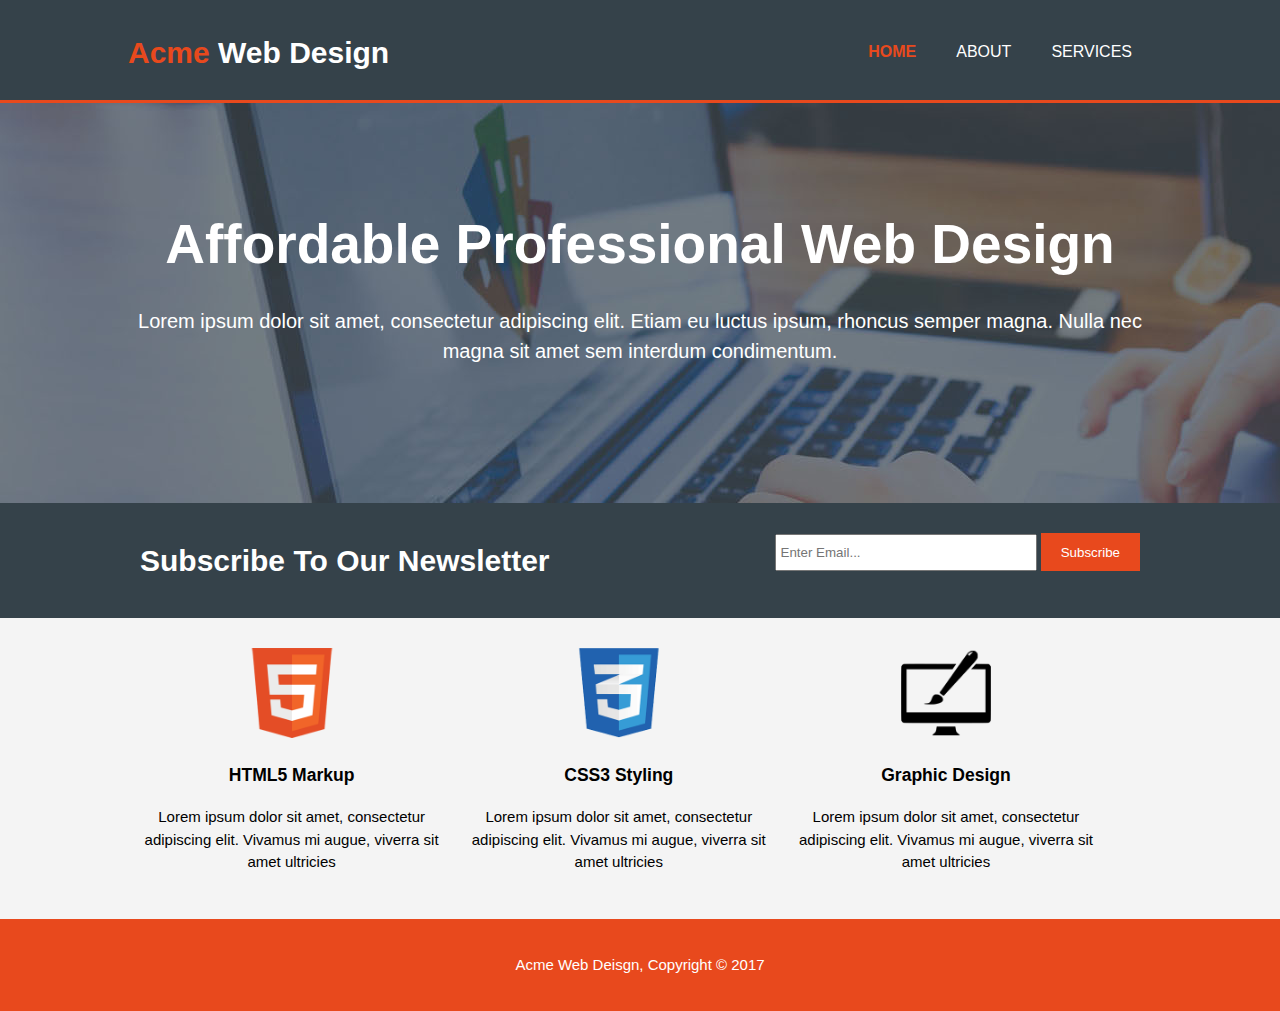
<file: 1ACME_WebDesign/index.html>
<!DOCTYPE html>
<html>
  <head>
    <meta charset="utf-8">
    <meta name="viewport" content="width=device-width">
    <meta name="description" content="Affordable and professional web design">
	  <meta name="keywords" content="web design, affordable web design, professional web design">
  	<meta name="author" content="Brad Traversy">
    <title>Acme Web Deisgn | Welcome</title>
    <link rel="stylesheet" href="./css/style.css">
  </head>
  <body>
    <header>
      <div class="container">
        <div id="branding">
          <h1><span class="highlight">Acme</span> Web Design</h1>
        </div>
        <nav>
          <ul>
            <li class="current"><a href="index.html">Home</a></li>
            <li><a href="about.html">About</a></li>
            <li><a href="services.html">Services</a></li>
          </ul>
        </nav>
      </div>
    </header>

    <section id="showcase">
      <div class="container">
        <h1>Affordable Professional Web Design</h1>
        <p>Lorem ipsum dolor sit amet, consectetur adipiscing elit. Etiam eu luctus ipsum, rhoncus semper magna. Nulla nec magna sit amet sem interdum condimentum.</p>
      </div>
    </section>

    <section id="newsletter">
      <div class="container">
        <h1>Subscribe To Our Newsletter</h1>
        <form>
          <input type="email" placeholder="Enter Email...">
          <button type="submit" class="button_1">Subscribe</button>
        </form>
      </div>
    </section>

    <section id="boxes">
      <div class="container">
        <div class="box">
          <img src="./img/logo_html.png">
          <h3>HTML5 Markup</h3>
          <p>Lorem ipsum dolor sit amet, consectetur adipiscing elit. Vivamus mi augue, viverra sit amet ultricies</p>
        </div>
        <div class="box">
          <img src="./img/logo_css.png">
          <h3>CSS3 Styling</h3>
          <p>Lorem ipsum dolor sit amet, consectetur adipiscing elit. Vivamus mi augue, viverra sit amet ultricies</p>
        </div>
        <div class="box">
          <img src="./img/logo_brush.png">
          <h3>Graphic Design</h3>
          <p>Lorem ipsum dolor sit amet, consectetur adipiscing elit. Vivamus mi augue, viverra sit amet ultricies</p>
        </div>
      </div>
    </section>

    <footer>
      <p>Acme Web Deisgn, Copyright &copy; 2017</p>
    </footer>
  </body>
</html>
</file>
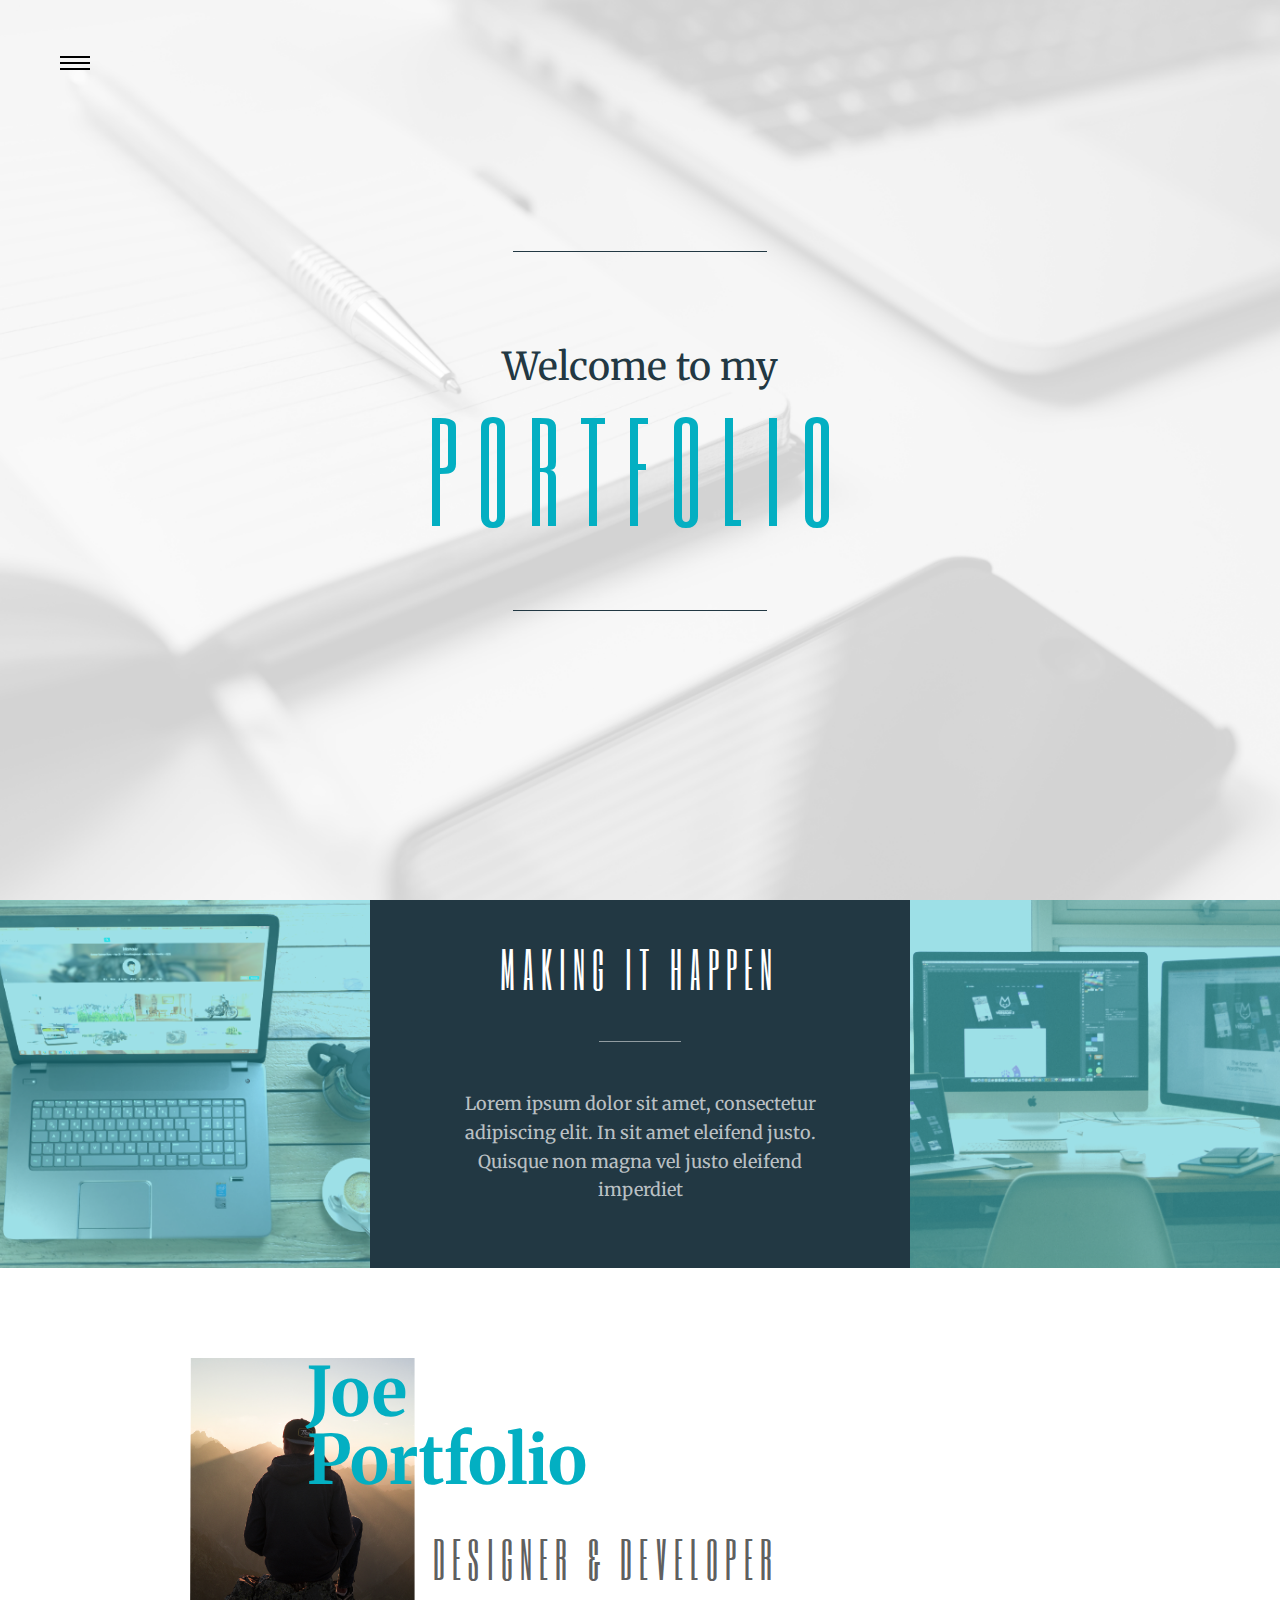
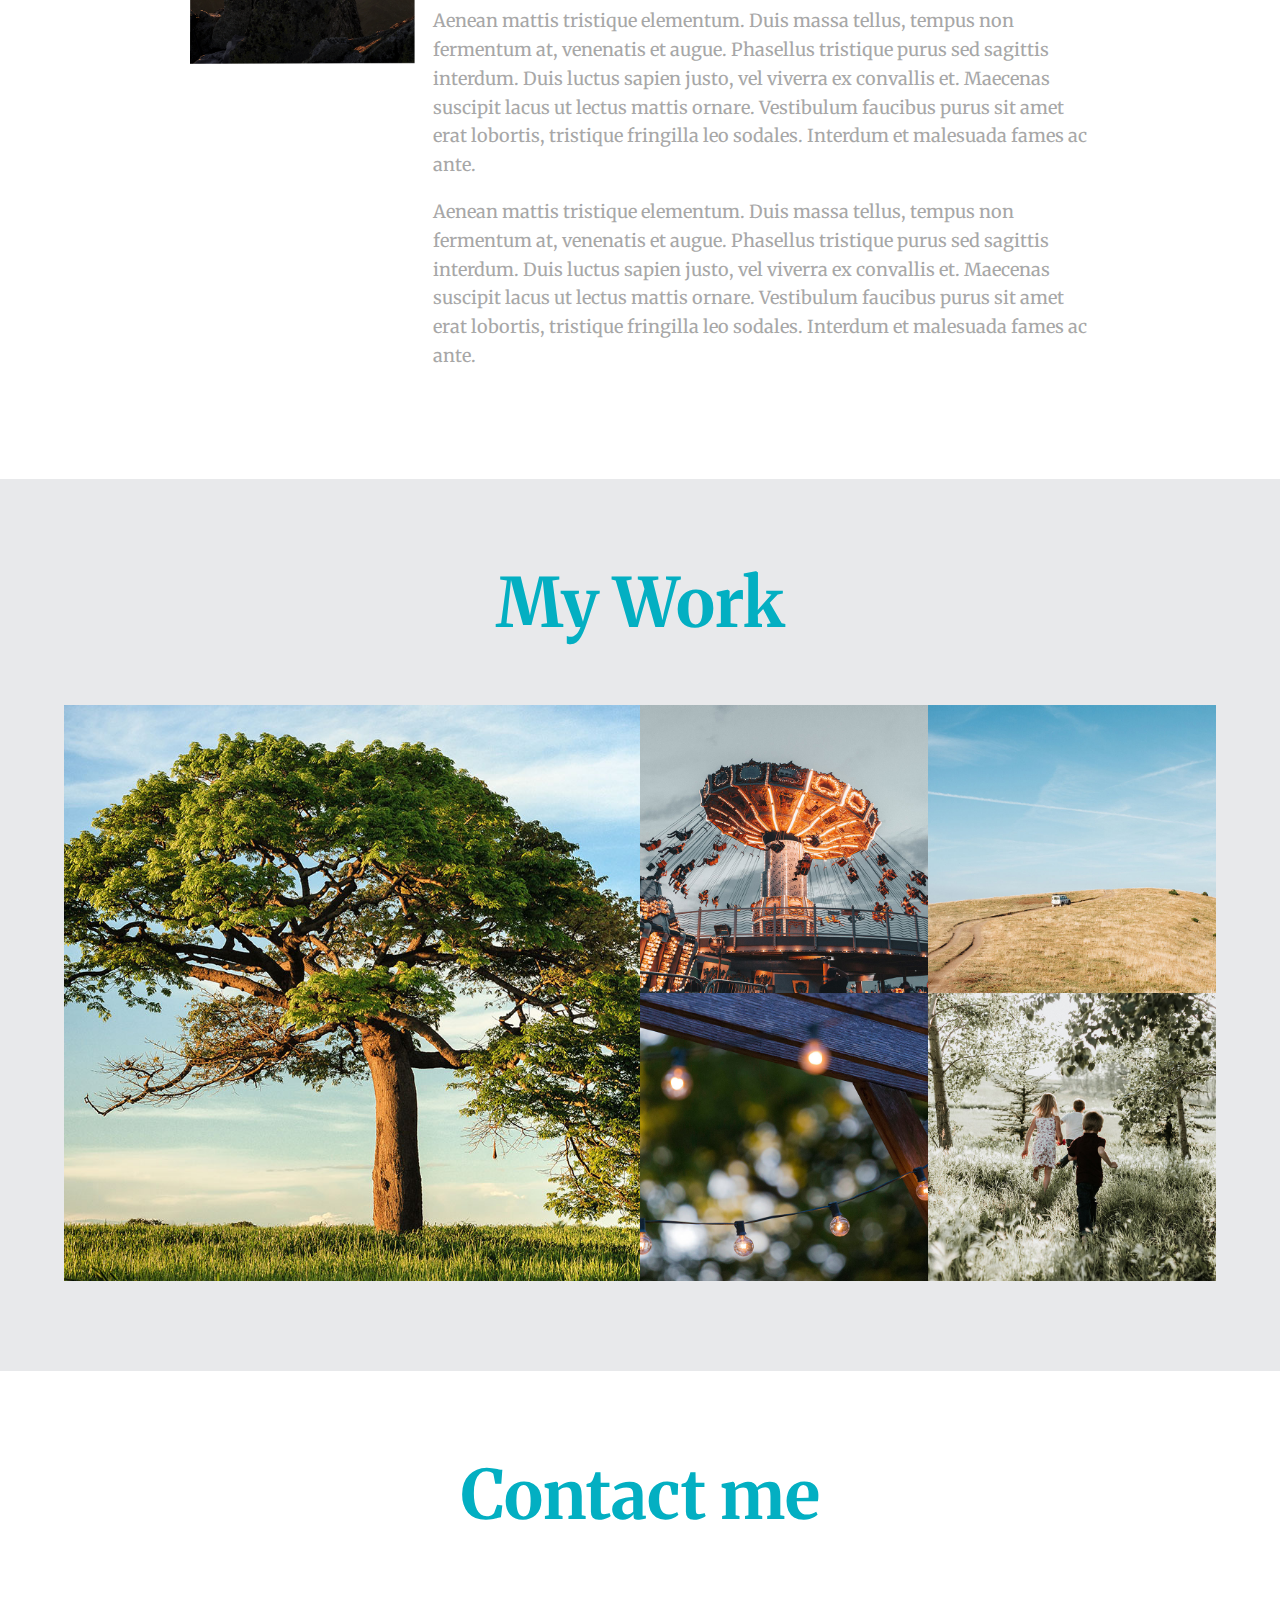
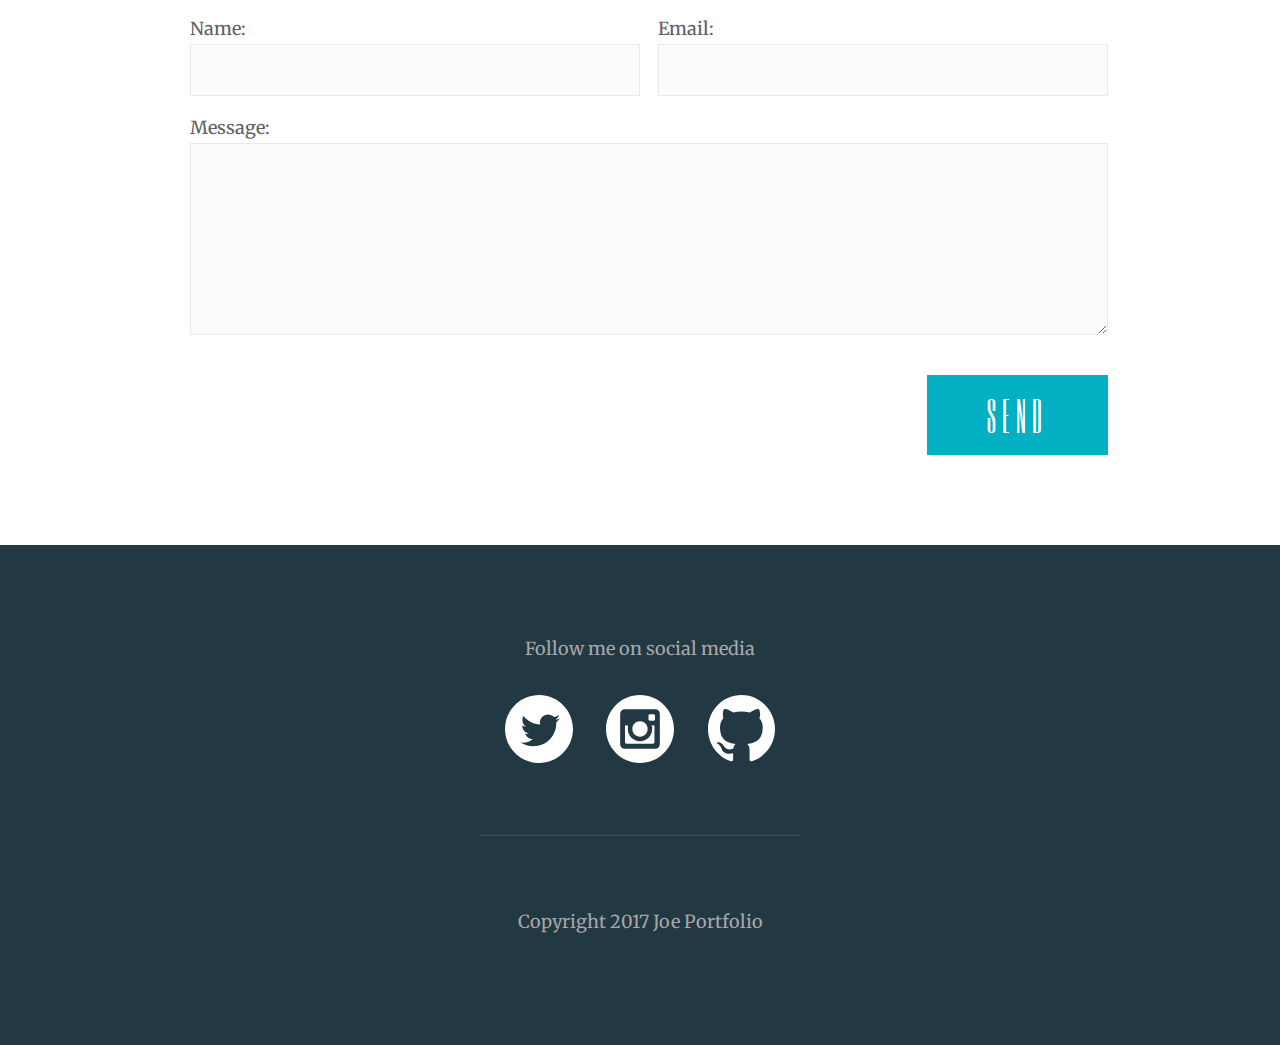
<file: 5.KevinPortfolio/index.html>
<!DOCTYPE html>
<html lang="en">
<head>
  <meta charset="UTF-8">
  <meta name="viewport" content="width=device-width, initial-scale=1.0">
  <meta http-equiv="X-UA-Compatible" content="ie=edge">
  <title>Joe Portfolio</title>
  <link rel="stylesheet" href="css/main.css">
</head>
<body>

  <nav>
    <ul>
      <li><a href="#home">home</a></li>
      <li><a href="#about">about</a></li>
      <li><a href="#portfolio">portfolio</a></li>
      <li><a href="#contact">contact</a></li>
    </ul>
  </nav>

  <div class="container-all">
    <div class="welcome" id="home">
      <button class="menu-button">
          <svg class="hamburger" x="0px" y="0px"
          viewBox="0 0 30 17" height="17" width="30" >
            <g transform="translate(-15 -15)">
              <rect x="15" y="16" class="st0" width="30" height="2"/>
            </g>
            <g transform="translate(-15 -9)">
              <rect x="15" y="16" class="st0" width="30" height="2"/>
            </g>
            <g transform="translate(-15 -3)">
              <rect x="15" y="16" class="st0" width="30" height="2"/>
            </g>
          </svg>
          <svg class="close-icon" x="0px" y="0px"
          viewBox="0 0 30 17" height="17" width="30">
       <g transform="translate(-15 -15)">
         <polygon class="st0" points="31.2,23.5 37,29.3 35.8,30.5 30,24.7 24.2,30.5 23,29.3 28.8,23.5 23,17.7 24.2,16.5 30,22.3 
           35.8,16.5 37,17.7 	"/>
       </g>
       </svg>      
      </button>

      <h1>Welcome to my<span>Portfolio</span></h1>
    </div>

    <section class="intro">
      <div class="intro-left">
        <img src="img/welcome-01.png" alt="a laptop on a wood table">
      </div>
      <div class="intro-middle">
        <h2>Making it happen</h2>
        <p>Lorem ipsum dolor sit amet, consectetur adipiscing elit. In sit amet eleifend justo. Quisque non magna vel justo eleifend imperdiet</p>
      </div>
      <div class="intro-right">
        <img src="img/welcome-02.png" alt="two computers and a laptop on a table">
      </div>
    </section>

    <section class="about-me" id="about">
      <img class="about-img" src="img/joe-portfolio.png" alt="A picture of Joe Portfolio">
      <h1 class="about-title">Joe Portfolio</h1>
      <h2 class="about-subtitle">Designer & Developer</h2>
      <div class="about-text">
        <p>Aenean mattis tristique elementum. Duis massa tellus, tempus non fermentum at, venenatis et augue. Phasellus tristique purus sed sagittis interdum. Duis luctus sapien justo, vel viverra ex convallis et. Maecenas suscipit lacus ut lectus mattis ornare. Vestibulum faucibus purus sit amet erat lobortis, tristique fringilla leo sodales. Interdum et malesuada fames ac ante.</p>
        <p>Aenean mattis tristique elementum. Duis massa tellus, tempus non fermentum at, venenatis et augue. Phasellus tristique purus sed sagittis interdum. Duis luctus sapien justo, vel viverra ex convallis et. Maecenas suscipit lacus ut lectus mattis ornare. Vestibulum faucibus purus sit amet erat lobortis, tristique fringilla leo sodales. Interdum et malesuada fames ac ante.</p>
      </div>
    </section>

    <section class="portfolio" id="portfolio">
      <h1>My Work </h1>
      <div class="portfolio-items">

        <!-- Portfolio item 1 -->
        <figure class="portfolio-item">
          <img class="portfolio-image" src="img/portfolio-01.jpg" alt="portfolio item">
          <figcaption>
            <h2 class="portfolio-title">Project Name</h2>
            <p class="portfolio-desc">A short description could go right here</p>
            <a href="#" class="portfolio-link">More info</a>
          </figcaption>
          
          <!-- Portfolio modal 1 -->
          <div class="portfolio-modal">
            <button class="modal-close">
              <svg x="0px" y="0px"
                viewBox="0 0 30 17" height="17" width="30">
                <g transform="translate(-15 -15)">
                <polygon class="st0" points="31.2,23.5 37,29.3 35.8,30.5 30,24.7 24.2,30.5 23,29.3 28.8,23.5 23,17.7 24.2,16.5 30,22.3 
                35.8,16.5 37,17.7 	"/>
                </g>
            </svg>
           </button>
            <div class="portfolio-header header-one">
              <div class="portfolio-title-box">
                <h2 class="portfolio-title">Project Name</h2>    
                <p class="portfolio-subtitle">Subtitle goes here</p>
              </div>
            </div> <!-- / portfolio-header -->
            <div class="portfolio-content">
               <p>Aenean mattis tristique elementum. Duis massa tellus, tempus non fermentum at, venenatis et augue. Phasellus tristique purus sed sagittis interdum. Duis luctus sapien justo, vel viverra ex convallis et. Maecenas suscipit lacus ut lectus mattis ornare. Vestibulum faucibus purus sit amet erat lobortis, tristique fringilla leo sodales. Interdum et malesuada fames ac ante.</p>
               <img class="portfolio-full-width" src="img/portfolio-01.jpg" alt="an image"> 
               <p>Aenean mattis tristique elementum. Duis massa tellus, tempus non fermentum at, venenatis et augue. Phasellus tristique purus sed sagittis interdum. Duis luctus sapien justo, vel viverra ex convallis et. Maecenas suscipit lacus ut lectus mattis ornare. Vestibulum faucibus purus sit amet erat lobortis, tristique fringilla leo sodales. Interdum et malesuada fames ac ante.</p>
               <p>Aenean mattis tristique elementum. Duis massa tellus, tempus non fermentum at, venenatis et augue. Phasellus tristique purus sed sagittis interdum. Duis luctus sapien justo, vel viverra ex convallis et. Maecenas suscipit lacus ut lectus mattis ornare. Vestibulum faucibus purus sit amet erat lobortis, tristique fringilla leo sodales. Interdum et malesuada fames ac ante.</p>
               <img class="portfolio-pull-left" src="img/portfolio-01.jpg" alt="an image"> 
               <p>Aenean mattis tristique elementum. Duis massa tellus, tempus non fermentum at, venenatis et augue. Phasellus tristique purus sed sagittis interdum. Duis luctus sapien justo, vel viverra ex convallis et. Maecenas suscipit lacus ut lectus mattis ornare. Vestibulum faucibus purus sit amet erat lobortis, tristique fringilla leo sodales. Interdum et malesuada fames ac ante.</p>
               <p>Aenean mattis tristique elementum. Duis massa tellus, tempus non fermentum at, venenatis et augue. Phasellus tristique purus sed sagittis interdum. Duis luctus sapien justo, vel viverra ex convallis et. Maecenas suscipit lacus ut lectus mattis ornare. Vestibulum faucibus purus sit amet erat lobortis, tristique fringilla leo sodales. Interdum et malesuada fames ac ante.</p>
               <img class="portfolio-pull-right" src="img/portfolio-01.jpg" alt="an image"> 
              </div>
          </div>
          <!-- /modal -->
        </figure>

        <!-- Portfolio item 2 -->
        <figure class="portfolio-item">
            <img class="portfolio-image" src="img/portfolio-02.jpg" alt="portfolio item">
            <figcaption>
              <h2 class="portfolio-title">Project Name</h2>
              <p class="portfolio-desc">A short description could go right here</p>
              <a href="#" class="portfolio-link">More info</a>
            </figcaption>
            <div class="portfolio-modal">
                <button class="modal-close">
                  <svg x="0px" y="0px"
                    viewBox="0 0 30 17" height="17" width="30">
                    <g transform="translate(-15 -15)">
                    <polygon class="st0" points="31.2,23.5 37,29.3 35.8,30.5 30,24.7 24.2,30.5 23,29.3 28.8,23.5 23,17.7 24.2,16.5 30,22.3 
                    35.8,16.5 37,17.7 	"/>
                    </g>
                </svg>
               </button>
                <div class="portfolio-header header-two">
                  <div class="portfolio-title-box">
                    <h2 class="portfolio-title">Project Name 2</h2>    
                    <p class="portfolio-subtitle">Subtitle goes here</p>
                  </div>
                </div> <!-- / portfolio-header -->
                <div class="portfolio-content">
                   <p>Aenean mattis tristique elementum. Duis massa tellus, tempus non fermentum at, venenatis et augue. Phasellus tristique purus sed sagittis interdum. Duis luctus sapien justo, vel viverra ex convallis et. Maecenas suscipit lacus ut lectus mattis ornare. Vestibulum faucibus purus sit amet erat lobortis, tristique fringilla leo sodales. Interdum et malesuada fames ac ante.</p>
                   <img class="portfolio-full-width" src="img/portfolio-02.jpg" alt="an image"> 
                   <p>Aenean mattis tristique elementum. Duis massa tellus, tempus non fermentum at, venenatis et augue. Phasellus tristique purus sed sagittis interdum. Duis luctus sapien justo, vel viverra ex convallis et. Maecenas suscipit lacus ut lectus mattis ornare. Vestibulum faucibus purus sit amet erat lobortis, tristique fringilla leo sodales. Interdum et malesuada fames ac ante.</p>
                   <p>Aenean mattis tristique elementum. Duis massa tellus, tempus non fermentum at, venenatis et augue. Phasellus tristique purus sed sagittis interdum. Duis luctus sapien justo, vel viverra ex convallis et. Maecenas suscipit lacus ut lectus mattis ornare. Vestibulum faucibus purus sit amet erat lobortis, tristique fringilla leo sodales. Interdum et malesuada fames ac ante.</p>
                   <img class="portfolio-pull-left" src="img/portfolio-02.jpg" alt="an image"> 
                   <p>Aenean mattis tristique elementum. Duis massa tellus, tempus non fermentum at, venenatis et augue. Phasellus tristique purus sed sagittis interdum. Duis luctus sapien justo, vel viverra ex convallis et. Maecenas suscipit lacus ut lectus mattis ornare. Vestibulum faucibus purus sit amet erat lobortis, tristique fringilla leo sodales. Interdum et malesuada fames ac ante.</p>
                   <p>Aenean mattis tristique elementum. Duis massa tellus, tempus non fermentum at, venenatis et augue. Phasellus tristique purus sed sagittis interdum. Duis luctus sapien justo, vel viverra ex convallis et. Maecenas suscipit lacus ut lectus mattis ornare. Vestibulum faucibus purus sit amet erat lobortis, tristique fringilla leo sodales. Interdum et malesuada fames ac ante.</p>
                   <img class="portfolio-pull-right" src="img/portfolio-02.jpg" alt="an image"> 
                  </div>
              </div>
          </figure>

          <!-- Portfolio item 3 -->
        <figure class="portfolio-item">
            <img class="portfolio-image" src="img/portfolio-03.jpg" alt="portfolio item">
            <figcaption>
              <h2 class="portfolio-title">Project Name</h2>
              <p class="portfolio-desc">A short description could go right here</p>
              <a href="#" class="portfolio-link">More info</a>
            </figcaption>
          </figure>

          <!-- Portfolio item 4 -->
        <figure class="portfolio-item">
            <img class="portfolio-image" src="img/portfolio-04.jpg" alt="portfolio item">
            <figcaption>
              <h2 class="portfolio-title">Project Name</h2>
              <p class="portfolio-desc">A short description could go right here</p>
              <a href="#" class="portfolio-link">More info</a>
            </figcaption>
          </figure>

          <!-- Portfolio item 5 -->
        <figure class="portfolio-item featured">
            <img class="portfolio-image" src="img/portfolio-05.jpg" alt="portfolio item">
            <figcaption>
              <h2 class="portfolio-title">Project Name</h2>
              <p class="portfolio-desc">A short description could go right here</p>
              <a href="#" class="portfolio-link">More info</a>
            </figcaption>
          </figure>

      </div>

    </section>

    <section class="contact" id="contact">
      <h1>Contact me</h1>
      <form action="">
        <label class="name" class="name">Name:
            <input type="text" id="name">
        </label>
        
        <label class="email" class="email">Email:
          <input type="email" id="email">
        </label>

        <label message="message" class="message">Message:
          <textarea name="" id="message"></textarea>
        </label>

        <input class="button form-button" type="submit" value="SEND">

      </form>
    </section>

    <footer>
      <p>Follow me on social media</p>
      <div class="social-icons">
        <img class="social-icon" src="img/twitter.svg" alt="twitter">
        <img class="social-icon" src="img/instagram.svg" alt="twitter">
        <img class="social-icon" src="img/github.svg" alt="twitter">      
      </div>
      
      <p class="copyright">Copyright 2017 Joe Portfolio</p>
    </footer>
  </div>
  <script src="js/nav.js"></script>
  <script src="js/modal.js"></script>
  
</body> 
</html>
</file>
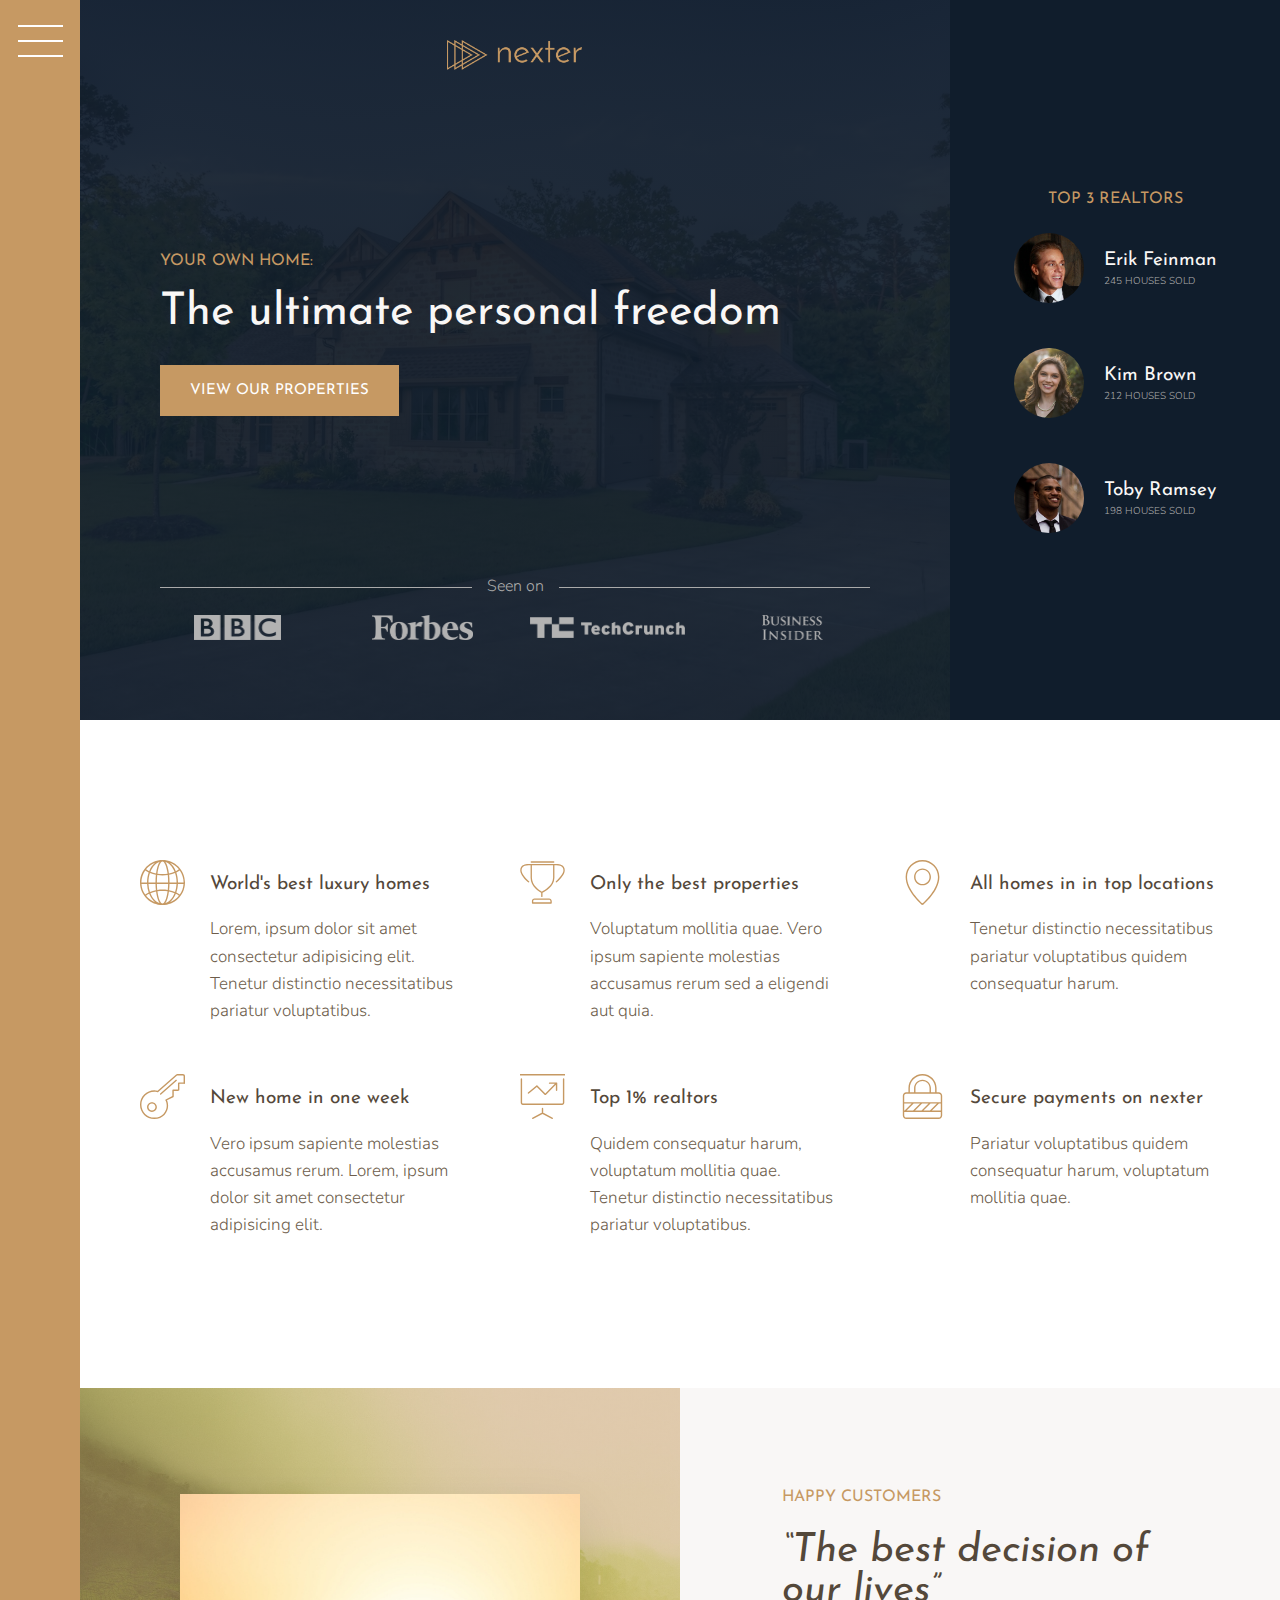
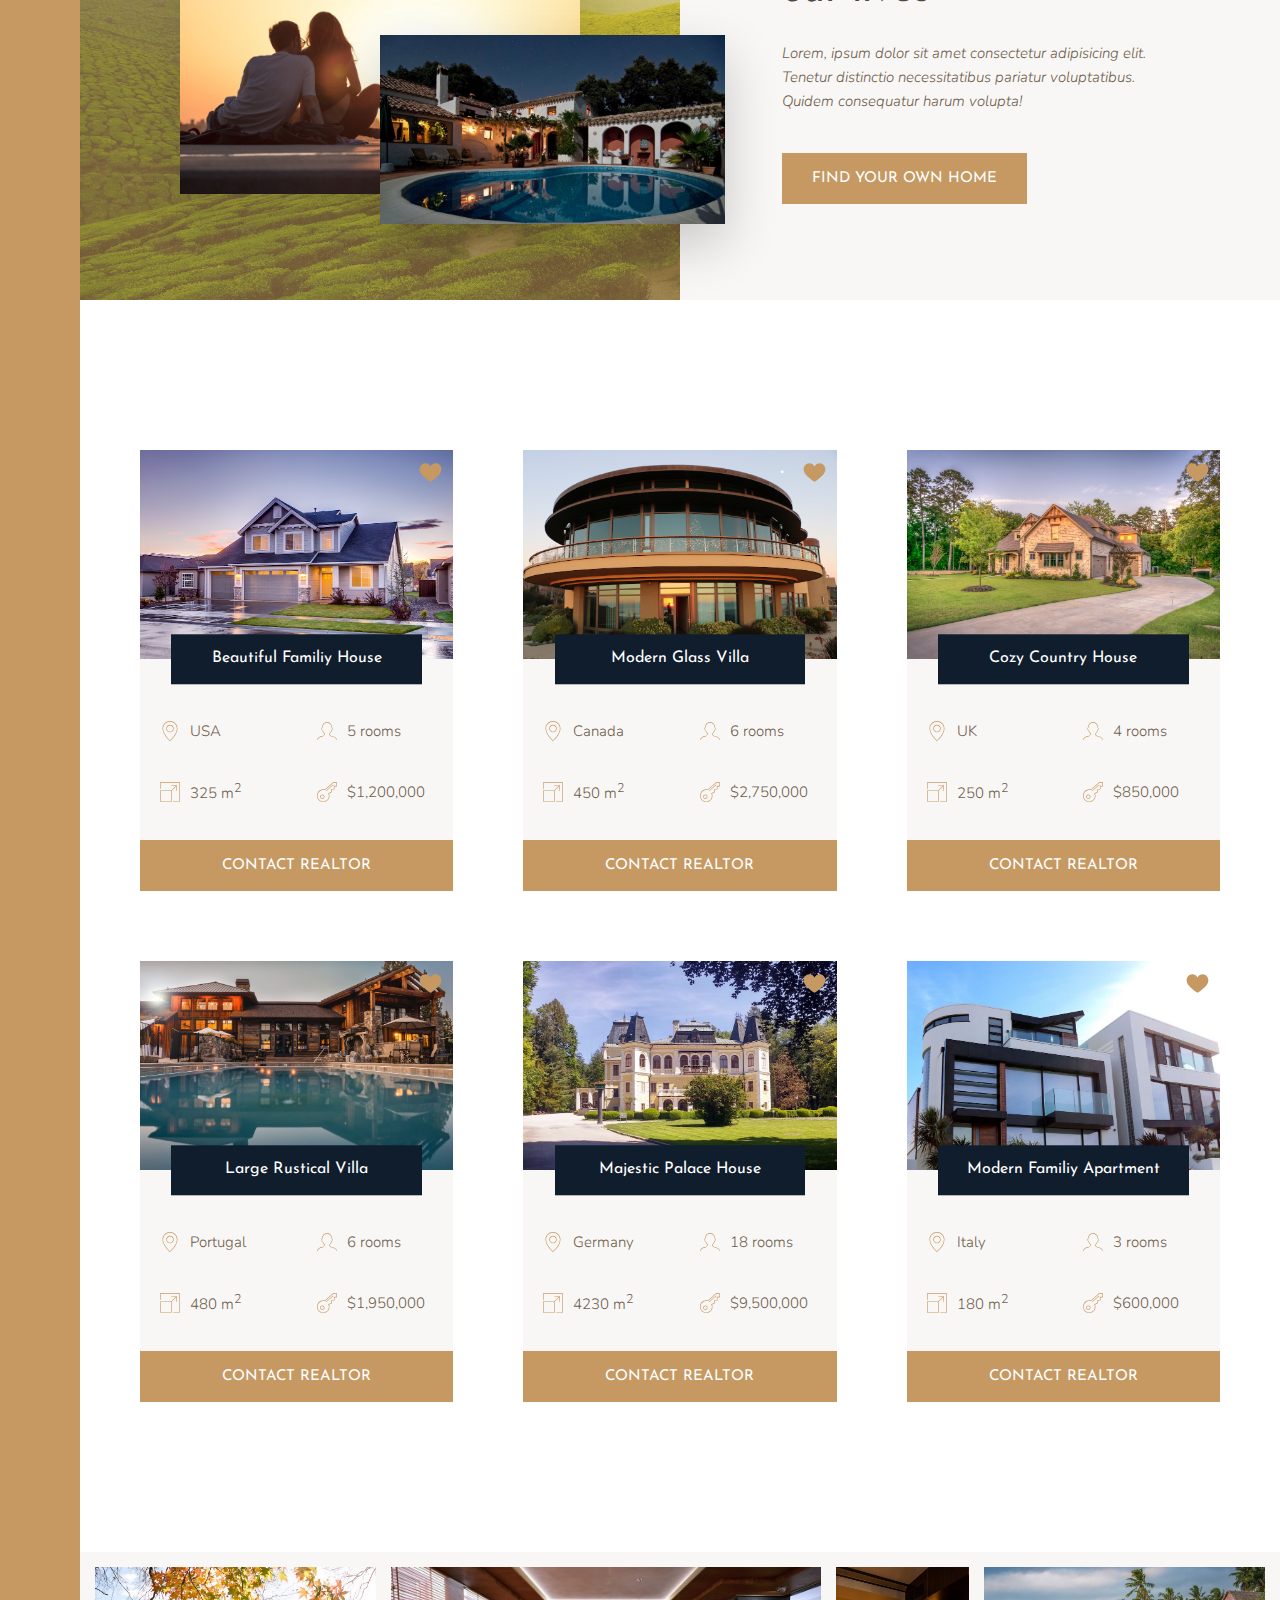
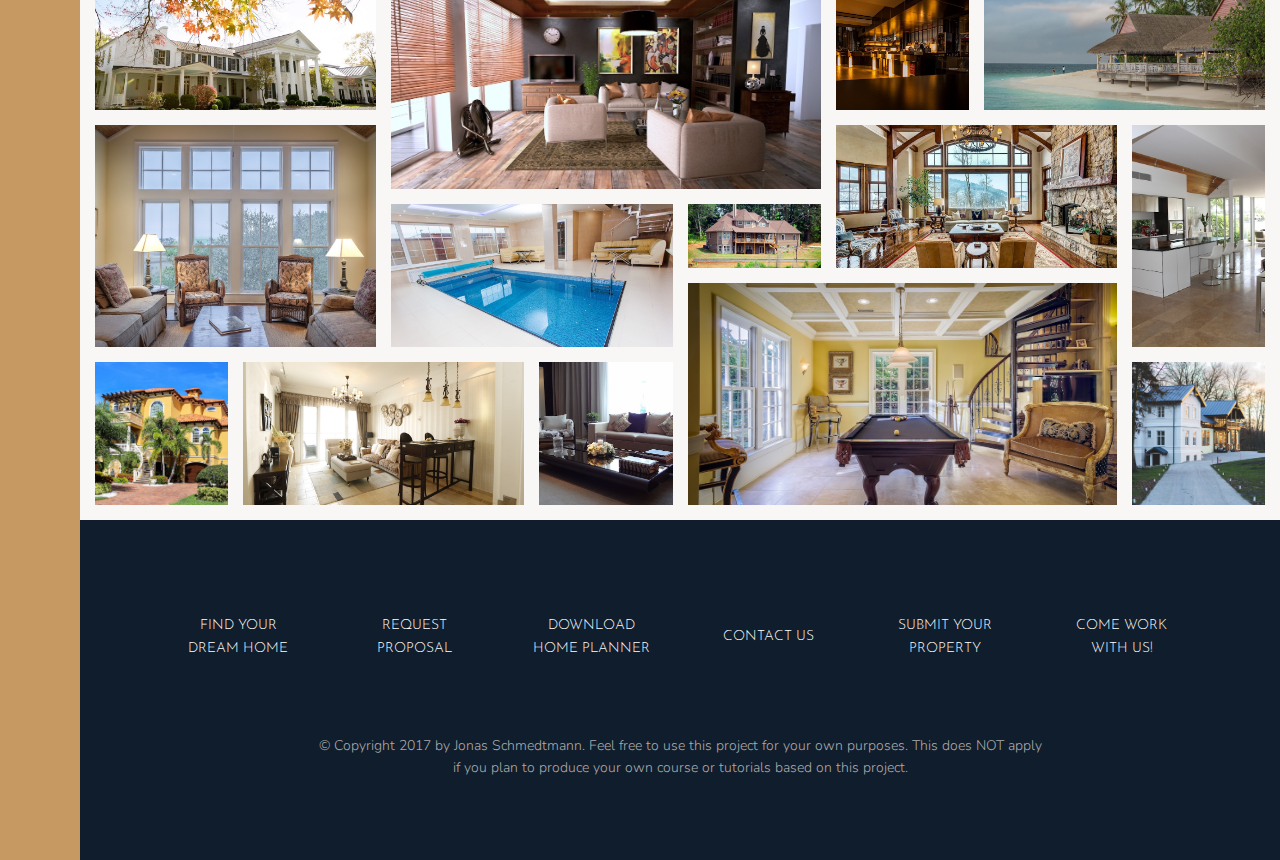
<file: 8JonasNexter/index.html>
<!DOCTYPE html>
<html lang="en">
    <head>
        <meta charset="UTF-8">
        <meta name="viewport" content="width=device-width, initial-scale=1.0">
        <meta http-equiv="X-UA-Compatible" content="ie=edge">
        
        <link href="https://fonts.googleapis.com/css?family=Josefin+Sans:300,400,400i|Nunito:300,300i" rel="stylesheet">
        <link rel="stylesheet" href="css/style.css">
        <link rel="shortcut icon" type="image/png" href="img/favicon.png">
        
        <title>nexter &mdash; your home, your freedom</title>
    </head>
    <body class="container">
        <div class="sidebar">
            <button class="nav-btn"></button>
        </div>

        <header class="header">
            <img src="img/logo.png" alt="Nexter logo" class="header__logo">
            <h3 class="heading-3">Your own home:</h3>
            <h1 class="heading-1">The ultimate personal freedom</h1>
            <button class="btn header__btn">View our properties</button>
            <div class="header__seenon-text">Seen on</div>
            <div class="header__seenon-logos">
                <img src="img/logo-bbc.png" alt="Seen on logo 1">
                <img src="img/logo-forbes.png" alt="Seen on logo 2">
                <img src="img/logo-techcrunch.png" alt="Seen on logo 3">
                <img src="img/logo-bi.png" alt="Seen on logo 4">
            </div>
        </header>

        <div class="realtors">
            <h3 class="heading-3">Top 3 Realtors</h3>
            <div class="realtors__list">
                <img src="img/realtor-1.jpeg" alt="Realtor 1" class="realtors__img">
                <div class="realtors__details">
                    <h4 class="heading-4 heading-4--light">Erik Feinman</h4>
                    <p class="realtors__sold">245 houses sold</p>
                </div>

                <img src="img/realtor-2.jpeg" alt="Realtor 2" class="realtors__img">
                <div class="realtors__details">
                    <h4 class="heading-4 heading-4--light">Kim Brown</h4>
                    <p class="realtors__sold">212 houses sold</p>
                </div>

                <img src="img/realtor-3.jpeg" alt="Realtor 3" class="realtors__img">
                <div class="realtors__details">
                    <h4 class="heading-4 heading-4--light">Toby Ramsey</h4>
                    <p class="realtors__sold">198 houses sold</p>
                </div>
            </div>
        </div>

        <section class="features">
            <div class="feature">
                <svg class="feature__icon">
                    <use xlink:href="img/sprite.svg#icon-global"></use>
                </svg>
                <h4 class="heading-4 heading-4--dark">World's best luxury homes</h4>
                <p class="feature__text">Lorem, ipsum dolor sit amet consectetur adipisicing elit. Tenetur distinctio necessitatibus pariatur voluptatibus.</p>
            </div>

            <div class="feature">
                <svg class="feature__icon">
                    <use xlink:href="img/sprite.svg#icon-trophy"></use>
                </svg>
                <h4 class="heading-4 heading-4--dark">Only the best properties</h4>
                <p class="feature__text">Voluptatum mollitia quae. Vero ipsum sapiente molestias accusamus rerum sed a eligendi aut quia.</p>
            </div>

            <div class="feature">
                <svg class="feature__icon">
                    <use xlink:href="img/sprite.svg#icon-map-pin"></use>
                </svg>
                <h4 class="heading-4 heading-4--dark">All homes in in top locations</h4>
                <p class="feature__text">Tenetur distinctio necessitatibus pariatur voluptatibus quidem consequatur harum.</p>
            </div>

            <div class="feature">
                <svg class="feature__icon">
                    <use xlink:href="img/sprite.svg#icon-key"></use>
                </svg>
                <h4 class="heading-4 heading-4--dark">New home in one week</h4>
                <p class="feature__text">Vero ipsum sapiente molestias accusamus rerum. Lorem, ipsum dolor sit amet consectetur adipisicing elit.</p>
            </div>

            <div class="feature">
                <svg class="feature__icon">
                    <use xlink:href="img/sprite.svg#icon-presentation"></use>
                </svg>
                <h4 class="heading-4 heading-4--dark">Top 1% realtors</h4>
                <p class="feature__text">Quidem consequatur harum, voluptatum mollitia quae. Tenetur distinctio necessitatibus pariatur voluptatibus.</p>
            </div>

            <div class="feature">
                <svg class="feature__icon">
                    <use xlink:href="img/sprite.svg#icon-lock"></use>
                </svg>
                <h4 class="heading-4 heading-4--dark">Secure payments on nexter</h4>
                <p class="feature__text">Pariatur voluptatibus quidem consequatur harum, voluptatum mollitia quae.</p>
            </div>
        </section>

        <div class="story__pictures">
            <img src="img/story-1.jpeg" alt="Couple with new house" class="story__img--1">
            <img src="img/story-2.jpeg" alt="New house" class="story__img--2">
        </div>

        <div class="story__content">
            <h3 class="heading-3 mb-sm">Happy Customers</h3>
            <h2 class="heading-2 heading-2--dark mb-md">&ldquo;The best decision of our lives&rdquo;</h2>
            <p class="story__text">
                Lorem, ipsum dolor sit amet consectetur adipisicing elit. Tenetur distinctio necessitatibus pariatur voluptatibus. Quidem consequatur harum volupta!
            </p>
            <button class="btn">Find your own home</button>
        </div>

        <section class="homes">
            <div class="home">
                <img src="img/house-1.jpeg" alt="House 1" class="home__img">
                <svg class="home__like">
                    <use xlink:href="img/sprite.svg#icon-heart-full"></use>
                </svg>
                <h5 class="home__name">Beautiful Familiy House</h5>
                <div class="home__location">
                    <svg>
                        <use xlink:href="img/sprite.svg#icon-map-pin"></use>
                    </svg>
                    <p>USA</p>
                </div>
                <div class="home__rooms">
                    <svg>
                        <use xlink:href="img/sprite.svg#icon-profile-male"></use>
                    </svg>
                    <p>5 rooms</p>
                </div>
                <div class="home__area">
                    <svg>
                        <use xlink:href="img/sprite.svg#icon-expand"></use>
                    </svg>
                    <p>325 m<sup>2</sup></p>
                </div>
                <div class="home__price">
                    <svg>
                        <use xlink:href="img/sprite.svg#icon-key"></use>
                    </svg>
                    <p>$1,200,000</p>
                </div>
                <button class="btn home__btn">Contact realtor</button>
            </div>

            
            <div class="home">
                <img src="img/house-2.jpeg" alt="House 2" class="home__img">
                <svg class="home__like">
                    <use xlink:href="img/sprite.svg#icon-heart-full"></use>
                </svg>
                <h5 class="home__name">Modern Glass Villa</h5>
                <div class="home__location">
                    <svg>
                        <use xlink:href="img/sprite.svg#icon-map-pin"></use>
                    </svg>
                    <p>Canada</p>
                </div>
                <div class="home__rooms">
                    <svg>
                        <use xlink:href="img/sprite.svg#icon-profile-male"></use>
                    </svg>
                    <p>6 rooms</p>
                </div>
                <div class="home__area">
                    <svg>
                        <use xlink:href="img/sprite.svg#icon-expand"></use>
                    </svg>
                    <p>450 m<sup>2</sup></p>
                </div>
                <div class="home__price">
                    <svg>
                        <use xlink:href="img/sprite.svg#icon-key"></use>
                    </svg>
                    <p>$2,750,000</p>
                </div>
                <button class="btn home__btn">Contact realtor</button>
            </div>

            <div class="home">
                <img src="img/house-3.jpeg" alt="House 3" class="home__img">
                <svg class="home__like">
                    <use xlink:href="img/sprite.svg#icon-heart-full"></use>
                </svg>
                <h5 class="home__name">Cozy Country House</h5>
                <div class="home__location">
                    <svg>
                        <use xlink:href="img/sprite.svg#icon-map-pin"></use>
                    </svg>
                    <p>UK</p>
                </div>
                <div class="home__rooms">
                    <svg>
                        <use xlink:href="img/sprite.svg#icon-profile-male"></use>
                    </svg>
                    <p>4 rooms</p>
                </div>
                <div class="home__area">
                    <svg>
                        <use xlink:href="img/sprite.svg#icon-expand"></use>
                    </svg>
                    <p>250 m<sup>2</sup></p>
                </div>
                <div class="home__price">
                    <svg>
                        <use xlink:href="img/sprite.svg#icon-key"></use>
                    </svg>
                    <p>$850,000</p>
                </div>
                <button class="btn home__btn">Contact realtor</button>
            </div>

            <div class="home">
                <img src="img/house-4.jpeg" alt="House 4" class="home__img">
                <svg class="home__like">
                    <use xlink:href="img/sprite.svg#icon-heart-full"></use>
                </svg>
                <h5 class="home__name">Large Rustical Villa</h5>
                <div class="home__location">
                    <svg>
                        <use xlink:href="img/sprite.svg#icon-map-pin"></use>
                    </svg>
                    <p>Portugal</p>
                </div>
                <div class="home__rooms">
                    <svg>
                        <use xlink:href="img/sprite.svg#icon-profile-male"></use>
                    </svg>
                    <p>6 rooms</p>
                </div>
                <div class="home__area">
                    <svg>
                        <use xlink:href="img/sprite.svg#icon-expand"></use>
                    </svg>
                    <p>480 m<sup>2</sup></p>
                </div>
                <div class="home__price">
                    <svg>
                        <use xlink:href="img/sprite.svg#icon-key"></use>
                    </svg>
                    <p>$1,950,000</p>
                </div>
                <button class="btn home__btn">Contact realtor</button>
            </div>

            <div class="home">
                <img src="img/house-5.jpeg" alt="House 5" class="home__img">
                <svg class="home__like">
                    <use xlink:href="img/sprite.svg#icon-heart-full"></use>
                </svg>
                <h5 class="home__name">Majestic Palace House</h5>
                <div class="home__location">
                    <svg>
                        <use xlink:href="img/sprite.svg#icon-map-pin"></use>
                    </svg>
                    <p>Germany</p>
                </div>
                <div class="home__rooms">
                    <svg>
                        <use xlink:href="img/sprite.svg#icon-profile-male"></use>
                    </svg>
                    <p>18 rooms</p>
                </div>
                <div class="home__area">
                    <svg>
                        <use xlink:href="img/sprite.svg#icon-expand"></use>
                    </svg>
                    <p>4230 m<sup>2</sup></p>
                </div>
                <div class="home__price">
                    <svg>
                        <use xlink:href="img/sprite.svg#icon-key"></use>
                    </svg>
                    <p>$9,500,000</p>
                </div>
                <button class="btn home__btn">Contact realtor</button>
            </div>

            <div class="home">
                <img src="img/house-6.jpeg" alt="House 6" class="home__img">
                <svg class="home__like">
                    <use xlink:href="img/sprite.svg#icon-heart-full"></use>
                </svg>
                <h5 class="home__name">Modern Familiy Apartment</h5>
                <div class="home__location">
                    <svg>
                        <use xlink:href="img/sprite.svg#icon-map-pin"></use>
                    </svg>
                    <p>Italy</p>
                </div>
                <div class="home__rooms">
                    <svg>
                        <use xlink:href="img/sprite.svg#icon-profile-male"></use>
                    </svg>
                    <p>3 rooms</p>
                </div>
                <div class="home__area">
                    <svg>
                        <use xlink:href="img/sprite.svg#icon-expand"></use>
                    </svg>
                    <p>180 m<sup>2</sup></p>
                </div>
                <div class="home__price">
                    <svg>
                        <use xlink:href="img/sprite.svg#icon-key"></use>
                    </svg>
                    <p>$600,000</p>
                </div>
                <button class="btn home__btn">Contact realtor</button>
            </div>
        </section>


        <section class="gallery">
            <figure class="gallery__item gallery__item--1"><img src="img/gal-1.jpeg" alt="Gallery image 1" class="gallery__img"></figure>
            <figure class="gallery__item gallery__item--2"><img src="img/gal-2.jpeg" alt="Gallery image 2" class="gallery__img"></figure>
            <figure class="gallery__item gallery__item--3"><img src="img/gal-3.jpeg" alt="Gallery image 3" class="gallery__img"></figure>
            <figure class="gallery__item gallery__item--4"><img src="img/gal-4.jpeg" alt="Gallery image 4" class="gallery__img"></figure>
            <figure class="gallery__item gallery__item--5"><img src="img/gal-5.jpeg" alt="Gallery image 5" class="gallery__img"></figure>
            <figure class="gallery__item gallery__item--6"><img src="img/gal-6.jpeg" alt="Gallery image 6" class="gallery__img"></figure>
            <figure class="gallery__item gallery__item--7"><img src="img/gal-7.jpeg" alt="Gallery image 7" class="gallery__img"></figure>
            <figure class="gallery__item gallery__item--8"><img src="img/gal-8.jpeg" alt="Gallery image 8" class="gallery__img"></figure>
            <figure class="gallery__item gallery__item--9"><img src="img/gal-9.jpeg" alt="Gallery image 9" class="gallery__img"></figure>
            <figure class="gallery__item gallery__item--10"><img src="img/gal-10.jpeg" alt="Gallery image 10" class="gallery__img"></figure>
            <figure class="gallery__item gallery__item--11"><img src="img/gal-11.jpeg" alt="Gallery image 11" class="gallery__img"></figure>
            <figure class="gallery__item gallery__item--12"><img src="img/gal-12.jpeg" alt="Gallery image 12" class="gallery__img"></figure>
            <figure class="gallery__item gallery__item--13"><img src="img/gal-13.jpeg" alt="Gallery image 13" class="gallery__img"></figure>
            <figure class="gallery__item gallery__item--14"><img src="img/gal-14.jpeg" alt="Gallery image 14" class="gallery__img"></figure>


        </section>

        <footer class="footer">
            <ul class="nav">
                    <li class="nav__item"><a href="#" class="nav__link">Find your dream home</a></li>
                    <li class="nav__item"><a href="#" class="nav__link">Request proposal</a></li>
                    <li class="nav__item"><a href="#" class="nav__link">Download home planner</a></li>
                    <li class="nav__item"><a href="#" class="nav__link">Contact us</a></li>
                    <li class="nav__item"><a href="#" class="nav__link">Submit your property</a></li>
                    <li class="nav__item"><a href="#" class="nav__link">Come work with us!</a></li>
            </ul>
            <p class="copyright">
                &copy; Copyright 2017 by Jonas Schmedtmann. Feel free to use this project for your own purposes. This does NOT apply if you plan to produce your own course or tutorials based on this project.
            </p>
        </footer>
    </body>
</html>
</file>
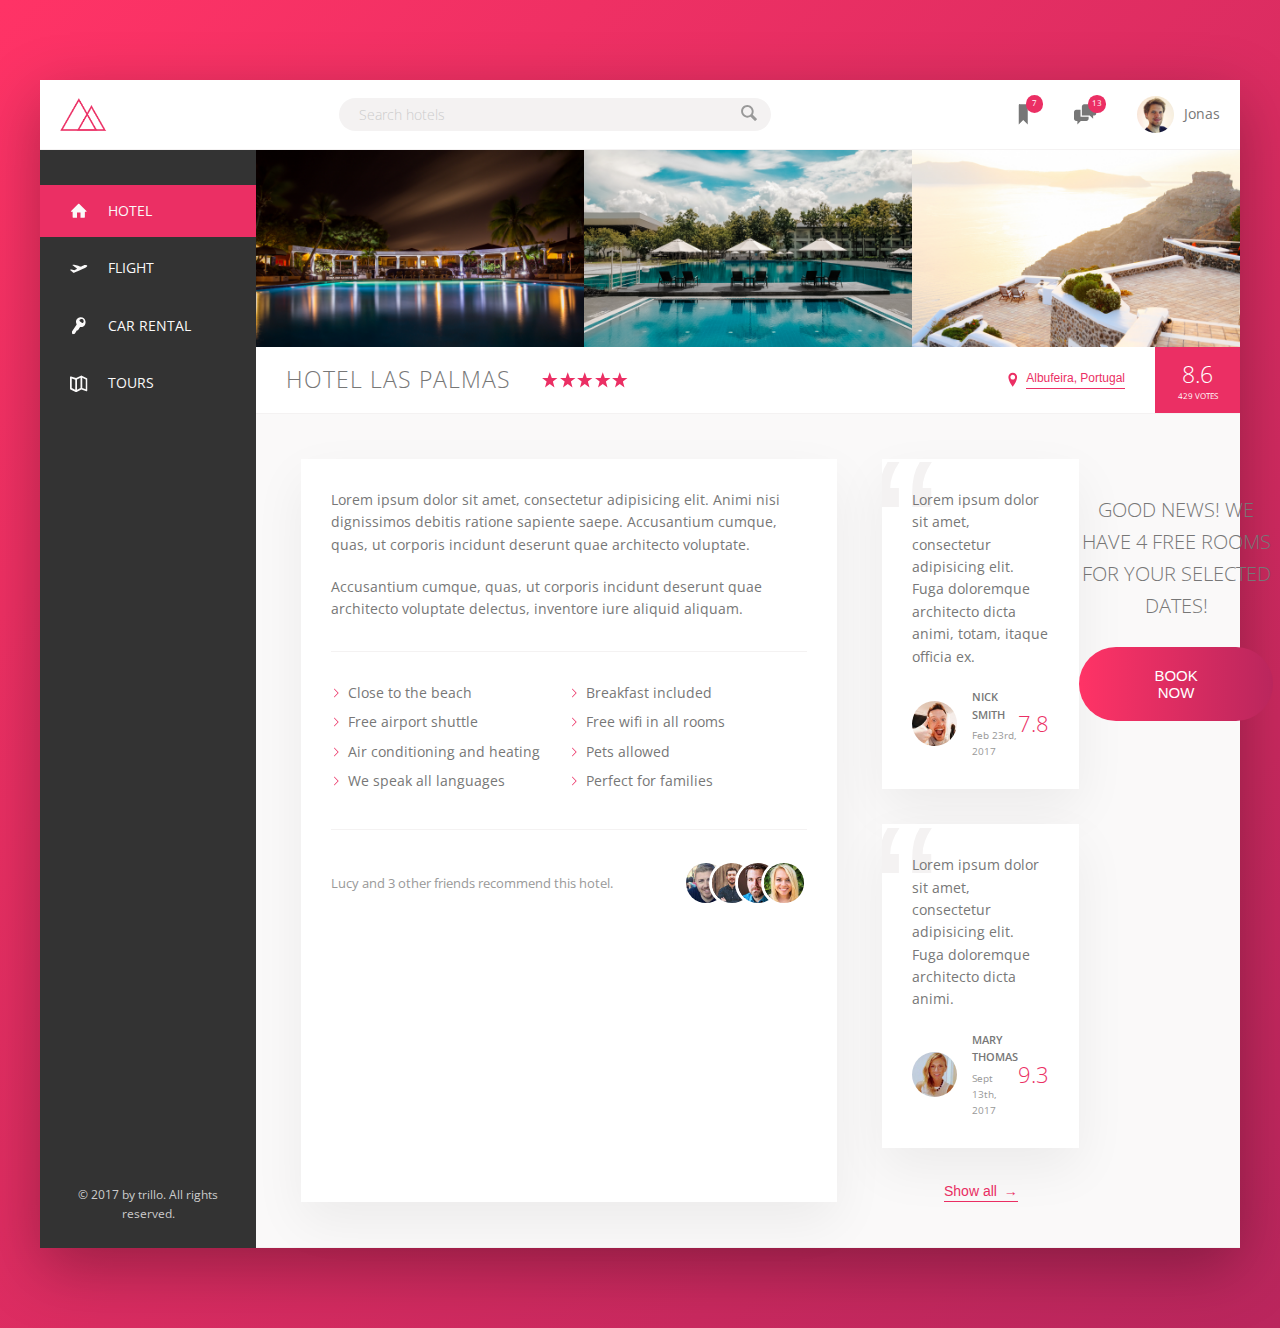
<file: 9JonasTrillo/index.html>
<!DOCTYPE html>
<html lang="en">
    <head>
        <meta charset="UTF-8">
        <meta name="viewport" content="width=device-width, initial-scale=1.0">
        
        <link href="https://fonts.googleapis.com/css?family=Open+Sans:300,400,600" rel="stylesheet">
        <link rel="stylesheet" href="css/style.css">
        <link rel="shortcut icon" type="image/png" href="img/favicon.png">
        
        <title>trillo &mdash; Your all-in-one booking app</title>
    </head>
    <body>
        <div class="container">
            <header class="header">
                <img src="img/logo.png" alt="trillo logo" class="logo">

                <form action="#" class="search">
                    <input type="text" class="search__input" placeholder="Search hotels">
                    <button class="search__button">
                        <svg class="search__icon">
                            <use xlink:href="img/sprite.svg#icon-magnifying-glass"></use>
                        </svg>
                    </button>
                </form>

                <nav class="user-nav">
                    <div class="user-nav__icon-box">
                        <svg class="user-nav__icon">
                            <use xlink:href="img/sprite.svg#icon-bookmark"></use>
                        </svg>
                        <span class="user-nav__notification">7</span>
                    </div>
                    <div class="user-nav__icon-box">
                        <svg class="user-nav__icon">
                            <use xlink:href="img/sprite.svg#icon-chat"></use>
                        </svg>
                        <span class="user-nav__notification">13</span>
                    </div>
                    <div class="user-nav__user">
                        <img src="img/user.jpg" alt="User photo" class="user-nav__user-photo">
                        <span class="user-nav__user-name">Jonas</span>
                    </div>
                </nav>
            </header>


            <div class="content">
                <nav class="sidebar">
                    <ul class="side-nav">
                        <li class="side-nav__item side-nav__item--active">
                            <a href="#" class="side-nav__link">
                                <svg class="side-nav__icon">
                                    <use xlink:href="img/sprite.svg#icon-home"></use>
                                </svg>
                                <span>Hotel</span>
                            </a>
                        </li>
                        <li class="side-nav__item">
                            <a href="#" class="side-nav__link">
                                <svg class="side-nav__icon">
                                    <use xlink:href="img/sprite.svg#icon-aircraft-take-off"></use>
                                </svg>
                                <span>Flight</span>
                            </a>
                        </li>
                        <li class="side-nav__item">
                            <a href="#" class="side-nav__link">
                                <svg class="side-nav__icon">
                                    <use xlink:href="img/sprite.svg#icon-key"></use>
                                </svg>
                                <span>Car rental</span>
                            </a>
                        </li>
                        <li class="side-nav__item">
                            <a href="#" class="side-nav__link">
                                <svg class="side-nav__icon">
                                    <use xlink:href="img/sprite.svg#icon-map"></use>
                                </svg>
                                <span>Tours</span>
                            </a>
                        </li>
                    </ul>

                    <div class="legal">
                        &copy; 2017 by trillo. All rights reserved.
                    </div>
                </nav>



                <main class="hotel-view">
                    <div class="gallery">
                        <figure class="gallery__item">
                            <img src="img/hotel-1.jpg" alt="Photo of hotel 1" class="gallery__photo">
                        </figure>
                        <figure class="gallery__item">
                            <img src="img/hotel-2.jpg" alt="Photo of hotel 2" class="gallery__photo">
                        </figure>
                        <figure class="gallery__item">
                            <img src="img/hotel-3.jpg" alt="Photo of hotel 3" class="gallery__photo">
                        </figure>
                    </div>

                    <div class="overview">
                        <h1 class="overview__heading">
                            Hotel Las Palmas
                        </h1>

                        <div class="overview__stars">
                            <svg class="overview__icon-star">
                                <use xlink:href="img/sprite.svg#icon-star"></use>
                            </svg>
                            <svg class="overview__icon-star">
                                <use xlink:href="img/sprite.svg#icon-star"></use>
                            </svg>
                            <svg class="overview__icon-star">
                                <use xlink:href="img/sprite.svg#icon-star"></use>
                            </svg>
                            <svg class="overview__icon-star">
                                <use xlink:href="img/sprite.svg#icon-star"></use>
                            </svg>
                            <svg class="overview__icon-star">
                                <use xlink:href="img/sprite.svg#icon-star"></use>
                            </svg>
                        </div>

                        <div class="overview__location">
                            <svg class="overview__icon-location">
                                <use xlink:href="img/sprite.svg#icon-location-pin"></use>
                            </svg>
                            <button class="btn-inline">Albufeira, Portugal</button>
                        </div>

                        <div class="overview__rating">
                            <div class="overview__rating-average">8.6</div>
                            <div class="overview__rating-count">429 votes</div>
                        </div>
                    </div>

                    <div class="detail">
                        <div class="description">
                            <p class="paragraph">
                                Lorem ipsum dolor sit amet, consectetur adipisicing elit. Animi nisi dignissimos debitis ratione sapiente saepe. Accusantium cumque, quas, ut corporis incidunt deserunt quae architecto voluptate.
                            </p>
                            <p class="paragraph">
                                Accusantium cumque, quas, ut corporis incidunt deserunt quae architecto voluptate delectus, inventore iure aliquid aliquam.
                            </p>
                            <ul class="list">
                                <li class="list__item">Close to the beach</li>
                                <li class="list__item">Breakfast included</li>
                                <li class="list__item">Free airport shuttle</li>
                                <li class="list__item">Free wifi in all rooms</li>
                                <li class="list__item">Air conditioning and heating</li>
                                <li class="list__item">Pets allowed</li>
                                <li class="list__item">We speak all languages</li>
                                <li class="list__item">Perfect for families</li>
                            </ul>
                            <div class="recommend">
                                <p class="recommend__count">
                                    Lucy and 3 other friends recommend this hotel.
                                </p>
                                <div class="recommend__friends">
                                    <img src="img/user-3.jpg" alt="Friend 1" class="recommend__photo">
                                    <img src="img/user-4.jpg" alt="Friend 2" class="recommend__photo">
                                    <img src="img/user-5.jpg" alt="Friend 3" class="recommend__photo">
                                    <img src="img/user-6.jpg" alt="Friend 4" class="recommend__photo">
                                </div>
                            </div>
                        </div>

                        <div class="user-reviews">
                            <figure class="review">
                                <blockquote class="review__text">
                                    Lorem ipsum dolor sit amet, consectetur adipisicing elit. Fuga doloremque architecto dicta animi, totam, itaque officia ex.
                                </blockquote>
                                <figcaption class="review__user">
                                    <img src="img/user-1.jpg" alt="User 1" class="review__photo">
                                    <div class="review__user-box">
                                        <p class="review__user-name">Nick Smith</p>
                                        <p class="review__user-date">Feb 23rd, 2017</p>
                                    </div>
                                    <div class="review__rating">7.8</div>
                                </figcaption>
                            </figure>

                            <figure class="review">
                                <blockquote class="review__text">
                                    Lorem ipsum dolor sit amet, consectetur adipisicing elit. Fuga doloremque architecto dicta animi.
                                </blockquote>
                                <figcaption class="review__user">
                                    <img src="img/user-2.jpg" alt="User 1" class="review__photo">
                                    <div class="review__user-box">
                                        <p class="review__user-name">Mary Thomas</p>
                                        <p class="review__user-date">Sept 13th, 2017</p>
                                    </div>
                                    <div class="review__rating">9.3</div>
                                </figcaption>
                            </figure>

                            <button class="btn-inline">Show all <span>&rarr;</span></button>
                        </div>

                        <div class="cta">
                            <h2 class="cta__book-now">
                                Good news! We have 4 free rooms for your selected dates!
                            </h2>
                            <button class="btn">
                                <span class="btn__visible">Book now</span>
                                <span class="btn__invisible">Only 4 rooms left</span>
                            </button>
                        </div>

                    </div>


                </main>
            </div>
        </div>
    </body>
</html>
</file>
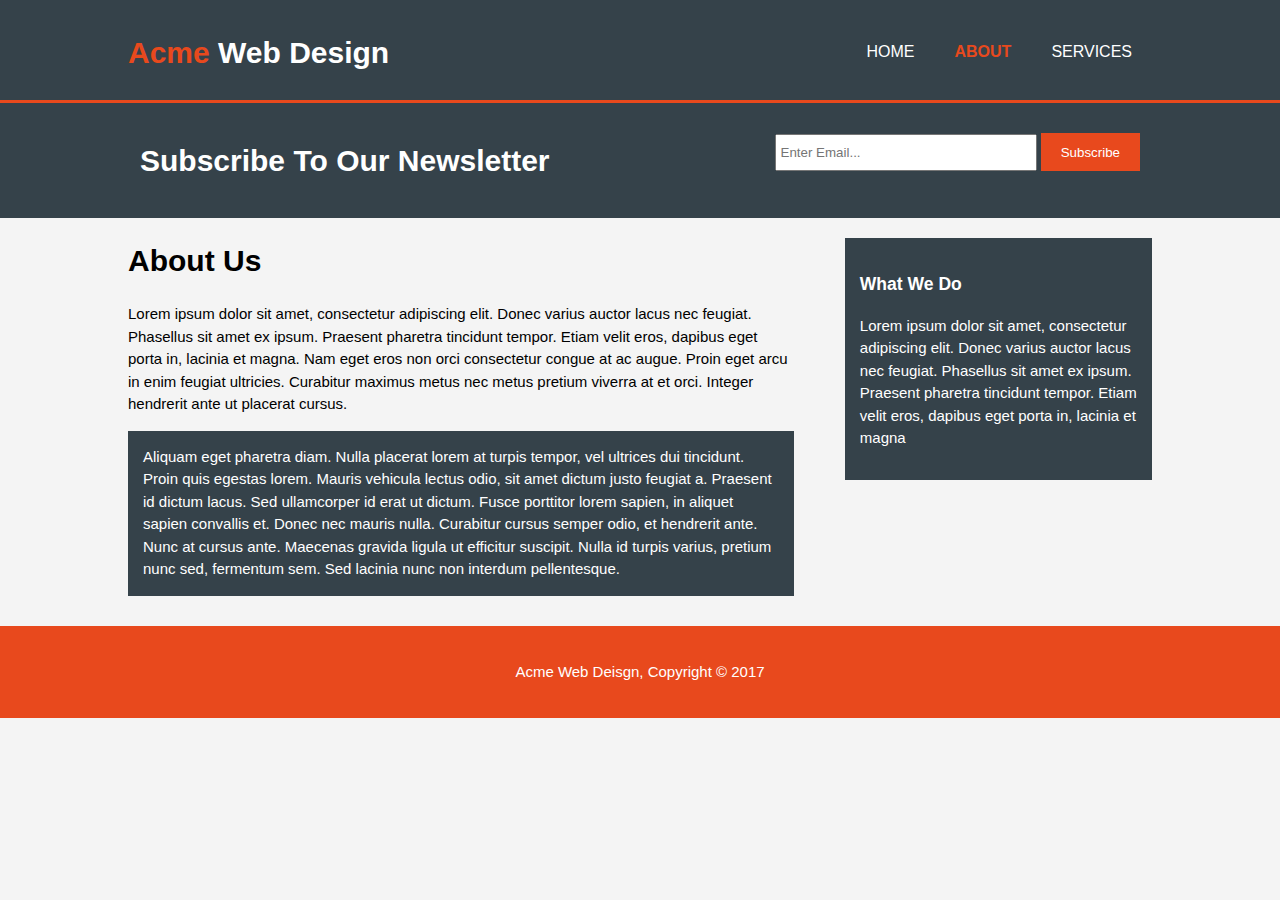
<file: 1ACME_WebDesign/about.html>
<!DOCTYPE html>
<html>
  <head>
    <meta charset="utf-8">
    <meta name="viewport" content="width=device-width">
    <meta name="description" content="Affordable and professional web design">
	  <meta name="keywords" content="web design, affordable web design, professional web design">
  	<meta name="author" content="Brad Traversy">
    <title>Acme Web Deisgn | About</title>
    <link rel="stylesheet" href="./css/style.css">
  </head>
  <body>
    <header>
      <div class="container">
        <div id="branding">
          <h1><span class="highlight">Acme</span> Web Design</h1>
        </div>
        <nav>
          <ul>
            <li><a href="index.html">Home</a></li>
            <li class="current"><a href="about.html">About</a></li>
            <li><a href="services.html">Services</a></li>
          </ul>
        </nav>
      </div>
    </header>

    <section id="newsletter">
      <div class="container">
        <h1>Subscribe To Our Newsletter</h1>
        <form>
          <input type="email" placeholder="Enter Email...">
          <button type="submit" class="button_1">Subscribe</button>
        </form>
      </div>
    </section>

    <section id="main">
      <div class="container">
        <article id="main-col">
          <h1 class="page-title">About Us</h1>
          <p>
            Lorem ipsum dolor sit amet, consectetur adipiscing elit. Donec varius auctor lacus nec feugiat. Phasellus sit amet ex ipsum. Praesent pharetra tincidunt tempor. Etiam velit eros, dapibus eget porta in, lacinia et magna. Nam eget eros non orci consectetur congue at ac augue. Proin eget arcu in enim feugiat ultricies. Curabitur maximus metus nec metus pretium viverra at et orci. Integer hendrerit ante ut placerat cursus.
          </p>
          <p class="dark">
Aliquam eget pharetra diam. Nulla placerat lorem at turpis tempor, vel ultrices dui tincidunt. Proin quis egestas lorem. Mauris vehicula lectus odio, sit amet dictum justo feugiat a. Praesent id dictum lacus. Sed ullamcorper id erat ut dictum. Fusce porttitor lorem sapien, in aliquet sapien convallis et. Donec nec mauris nulla. Curabitur cursus semper odio, et hendrerit ante. Nunc at cursus ante. Maecenas gravida ligula ut efficitur suscipit. Nulla id turpis varius, pretium nunc sed, fermentum sem. Sed lacinia nunc non interdum pellentesque.
          </p>
        </article>

        <aside id="sidebar">
          <div class="dark">
            <h3>What We Do</h3>
            <p>Lorem ipsum dolor sit amet, consectetur adipiscing elit. Donec varius auctor lacus nec feugiat. Phasellus sit amet ex ipsum. Praesent pharetra tincidunt tempor. Etiam velit eros, dapibus eget porta in, lacinia et magna</p>
          </div>
        </aside>
      </div>
    </section>

    <footer>
      <p>Acme Web Deisgn, Copyright &copy; 2017</p>
    </footer>
  </body>
</html>
</file>
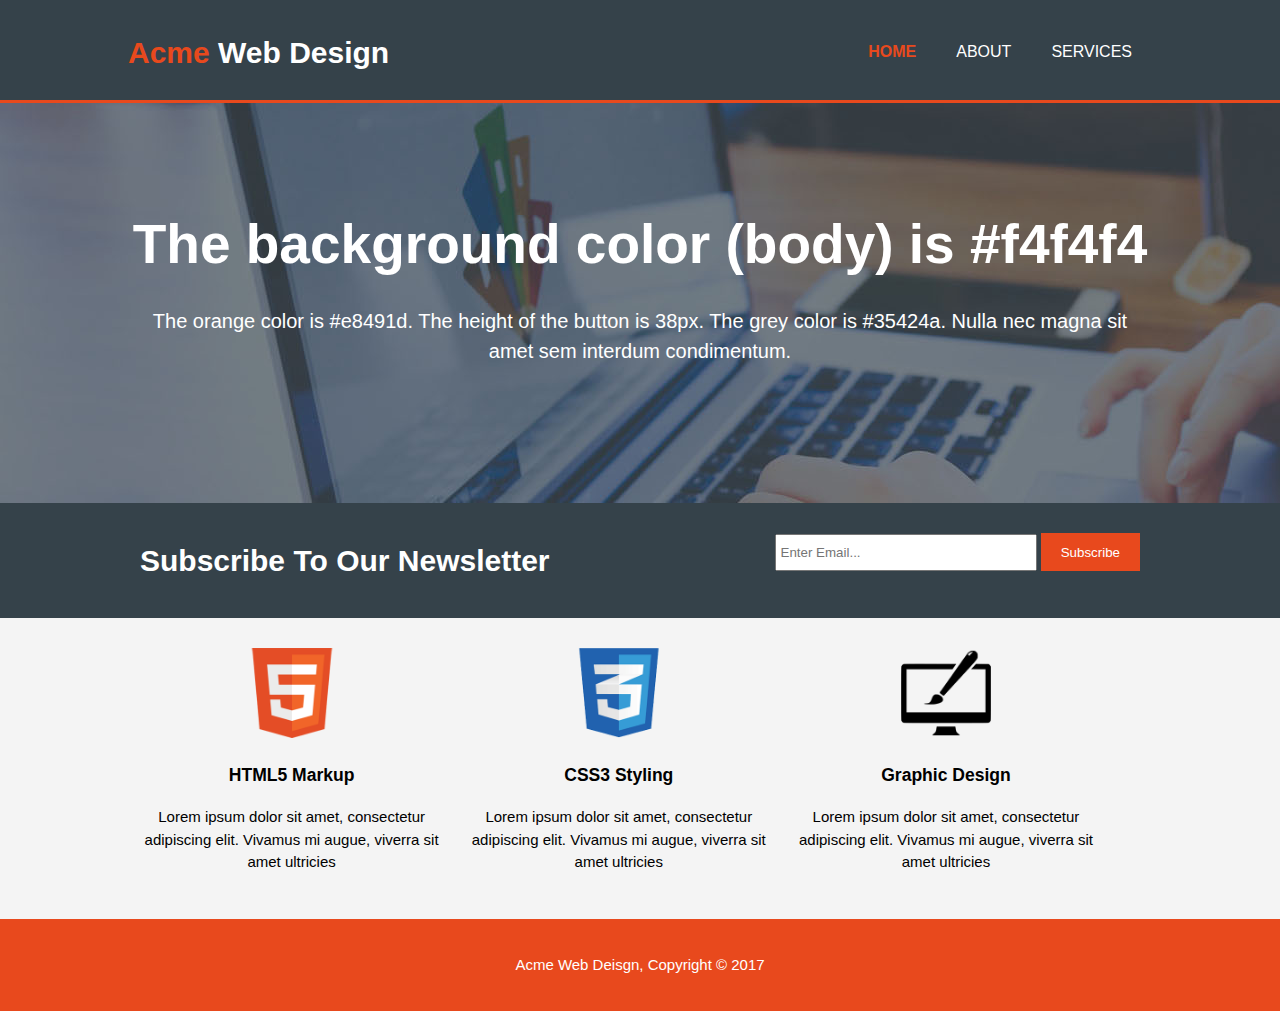
<file: 1ACME_WebDesign/indexTwo.html>
<!DOCTYPE html>
<html>
  <head>
    <meta charset="utf-8">
    <meta name="viewport" content="width=device-width">
    <meta name="description" content="Affordable and professional web design">
	  <meta name="keywords" content="web design, affordable web design, professional web design">
  	<meta name="author" content="Brad Traversy">
    <title>Acme Web Deisgn | Welcome</title>
    <link rel="stylesheet" href="./css/style.css">
  </head>
  <body>
    <header>
      <div class="container">
        <div id="branding">
          <h1><span class="highlight">Acme</span> Web Design</h1>
        </div>
        <nav>
          <ul>
            <li class="current"><a href="index.html">Home</a></li>
            <li><a href="about.html">About</a></li>
            <li><a href="services.html">Services</a></li>
          </ul>
        </nav>
      </div>
    </header>

    <section id="showcase">
      <div class="container">
        <h1>The background color (body) is #f4f4f4</h1>
        <p>The orange color is #e8491d. The height of the button is 38px. The grey color is #35424a. Nulla nec magna sit amet sem interdum condimentum.</p>
      </div>
    </section>

    <section id="newsletter">
      <div class="container">
        <h1>Subscribe To Our Newsletter</h1>
        <form>
          <input type="email" placeholder="Enter Email...">
          <button type="submit" class="button_1">Subscribe</button>
        </form>
      </div>
    </section>

    <section id="boxes">
      <div class="container">
        <div class="box">
          <img src="./img/logo_html.png">
          <h3>HTML5 Markup</h3>
          <p>Lorem ipsum dolor sit amet, consectetur adipiscing elit. Vivamus mi augue, viverra sit amet ultricies</p>
        </div>
        <div class="box">
          <img src="./img/logo_css.png">
          <h3>CSS3 Styling</h3>
          <p>Lorem ipsum dolor sit amet, consectetur adipiscing elit. Vivamus mi augue, viverra sit amet ultricies</p>
        </div>
        <div class="box">
          <img src="./img/logo_brush.png">
          <h3>Graphic Design</h3>
          <p>Lorem ipsum dolor sit amet, consectetur adipiscing elit. Vivamus mi augue, viverra sit amet ultricies</p>
        </div>
      </div>
    </section>

    <footer>
      <p>Acme Web Deisgn, Copyright &copy; 2017</p>
    </footer>
  </body>
</html>
</file>
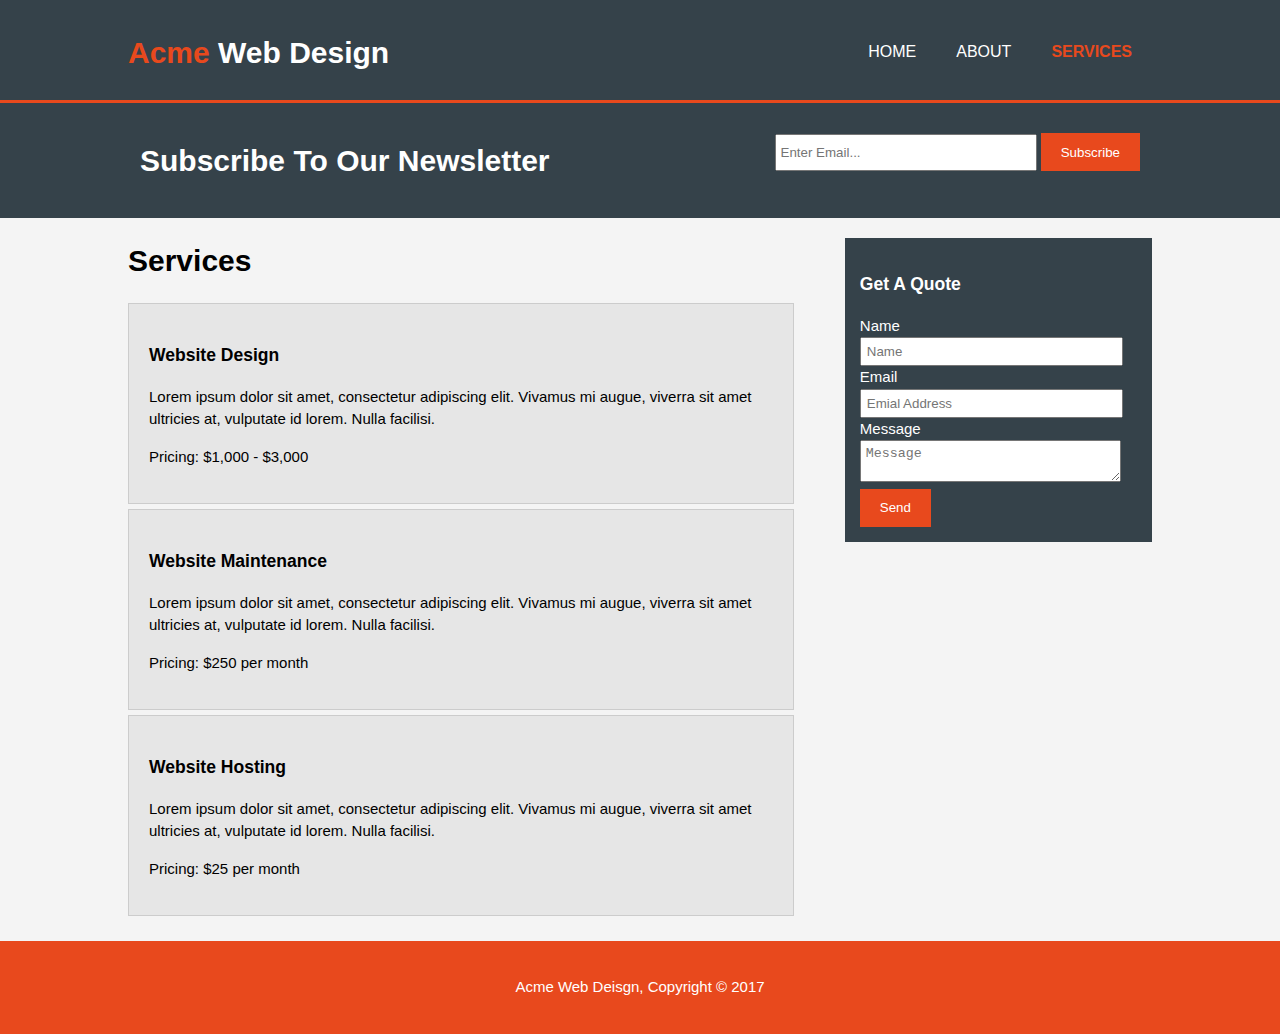
<file: 1ACME_WebDesign/services.html>
<!DOCTYPE html>
<html>
  <head>
    <meta charset="utf-8">
    <meta name="viewport" content="width=device-width">
    <meta name="description" content="Affordable and professional web design">
	  <meta name="keywords" content="web design, affordable web design, professional web design">
  	<meta name="author" content="Brad Traversy">
    <title>Acme Web Deisgn | Services</title>
    <link rel="stylesheet" href="./css/style.css">
  </head>
  <body>
    <header>
      <div class="container">
        <div id="branding">
          <h1><span class="highlight">Acme</span> Web Design</h1>
        </div>
        <nav>
          <ul>
            <li><a href="index.html">Home</a></li>
            <li><a href="about.html">About</a></li>
            <li class="current"><a href="services.html">Services</a></li>
          </ul>
        </nav>
      </div>
    </header>

    <section id="newsletter">
      <div class="container">
        <h1>Subscribe To Our Newsletter</h1>
        <form>
          <input type="email" placeholder="Enter Email...">
          <button type="submit" class="button_1">Subscribe</button>
        </form>
      </div>
    </section>

    <section id="main">
      <div class="container">
        <article id="main-col">
          <h1 class="page-title">Services</h1>
          <ul id="services">
            <li>
              <h3>Website Design</h3>
              <p>Lorem ipsum dolor sit amet, consectetur adipiscing elit. Vivamus mi augue, viverra sit amet ultricies at, vulputate id lorem. Nulla facilisi.</p>
						  <p>Pricing: $1,000 - $3,000</p>
            </li>
            <li>
              <h3>Website Maintenance</h3>
              <p>Lorem ipsum dolor sit amet, consectetur adipiscing elit. Vivamus mi augue, viverra sit amet ultricies at, vulputate id lorem. Nulla facilisi.</p>
						  <p>Pricing: $250 per month</p>
            </li>
            <li>
              <h3>Website Hosting</h3>
              <p>Lorem ipsum dolor sit amet, consectetur adipiscing elit. Vivamus mi augue, viverra sit amet ultricies at, vulputate id lorem. Nulla facilisi.</p>
						  <p>Pricing: $25 per month</p>
            </li>
          </ul>
        </article>

        <aside id="sidebar">
          <div class="dark">
            <h3>Get A Quote</h3>
            <form class="quote">
  						<div>
  							<label>Name</label><br>
  							<input type="text" placeholder="Name">
  						</div>
  						<div>
  							<label>Email</label><br>
  							<input type="email" placeholder="Emial Address">
  						</div>
  						<div>
  							<label>Message</label><br>
  							<textarea placeholder="Message"></textarea>
  						</div>
  						<button class="button_1" type="submit">Send</button>
					</form>
          </div>
        </aside>
      </div>
    </section>

    <footer>
      <p>Acme Web Deisgn, Copyright &copy; 2017</p>
    </footer>
  </body>
</html>
</file>
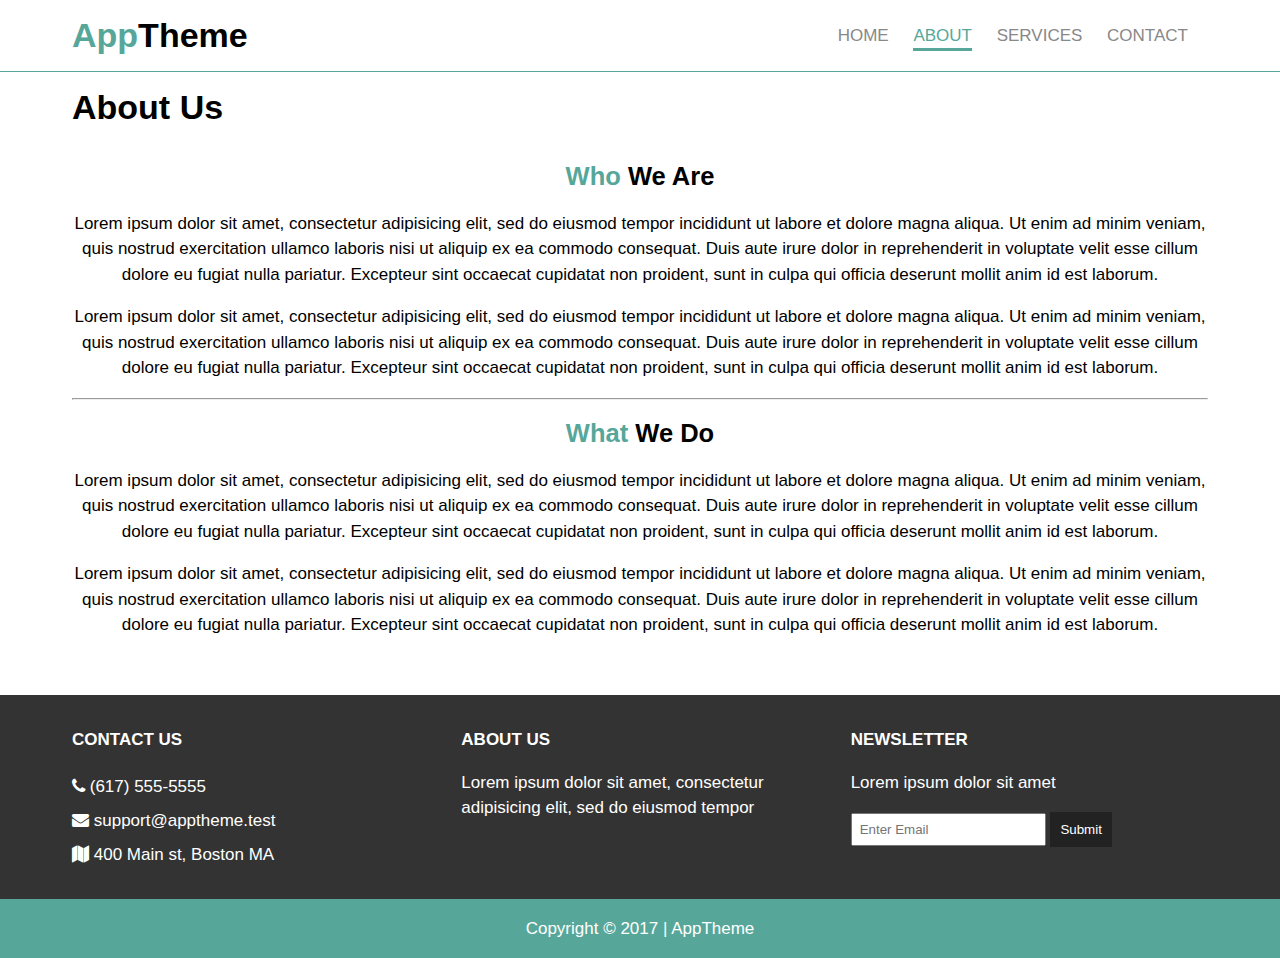
<file: 4AppTheme/about.html>
<!DOCTYPE html>
<html>
  <head>
    <meta charset="utf-8">
    <title>AppTheme | About</title>
    <link rel="stylesheet" href="css/flexboxgrid.css">
    <link rel="stylesheet" href="css/font-awesome.css">
    <link rel="stylesheet" href="css/style.css">
  </head>
  <body>
    <!-- HEADER -->
    <header id="main-header">
      <div class="container">
        <div class="row end-sm end-md end-lg center-xs middle-xs middle-sm middle-md middle-lg">
          <div class="col-xs-12 col-sm-2 col-md-2 col-lg-2">
            <h1><span class="primary-text">App</span>Theme</h1>
          </div>
          <div class="col-xs-12 col-sm-10 col-md-10 col-lg-10">
            <nav id="navbar">
              <ul>
                <li><a href="index.html">Home</a></li>
                <li class="current"><a href="about.html">About</a></li>
                <li><a href="../../../Desktop/apptheme/services.html">Services</a></li>
                <li><a href="contact.html">Contact</a></li>
              </ul>
            </nav>
          </div>
        </div>
      </div>
    </header>

    <!-- SUBHEADER -->
    <section id="subheader">
      <div class="container">
        <div class="row">
          <div class="col-xs-12 col-sm-12 col-md-12 col-lg-12">
            <h1>About Us</h1>
          </div>
        </div>
      </div>
    </section>

    <!-- MAIN PAGE -->
    <section id="page" class="about">
      <div class="container">
        <div class="row center-xs center-sm center-md center-lg">
          <div class="col-xs-12 col-sm-12 col-md-12 col-lg-12">
            <h2><span class="primary-text">Who</span> We Are</h2>
            <p>Lorem ipsum dolor sit amet, consectetur adipisicing elit, sed do eiusmod tempor incididunt ut labore et dolore magna aliqua. Ut enim ad minim veniam, quis nostrud exercitation ullamco laboris nisi ut aliquip ex ea commodo consequat. Duis aute irure dolor in reprehenderit in voluptate velit esse cillum dolore eu fugiat nulla pariatur. Excepteur sint occaecat cupidatat non proident, sunt in culpa qui officia deserunt mollit anim id est laborum.</p>
            <p>Lorem ipsum dolor sit amet, consectetur adipisicing elit, sed do eiusmod tempor incididunt ut labore et dolore magna aliqua. Ut enim ad minim veniam, quis nostrud exercitation ullamco laboris nisi ut aliquip ex ea commodo consequat. Duis aute irure dolor in reprehenderit in voluptate velit esse cillum dolore eu fugiat nulla pariatur. Excepteur sint occaecat cupidatat non proident, sunt in culpa qui officia deserunt mollit anim id est laborum.</p>
            <hr>
            <h2><span class="primary-text">What</span> We Do</h2>
            <p>Lorem ipsum dolor sit amet, consectetur adipisicing elit, sed do eiusmod tempor incididunt ut labore et dolore magna aliqua. Ut enim ad minim veniam, quis nostrud exercitation ullamco laboris nisi ut aliquip ex ea commodo consequat. Duis aute irure dolor in reprehenderit in voluptate velit esse cillum dolore eu fugiat nulla pariatur. Excepteur sint occaecat cupidatat non proident, sunt in culpa qui officia deserunt mollit anim id est laborum.</p>
            <p>Lorem ipsum dolor sit amet, consectetur adipisicing elit, sed do eiusmod tempor incididunt ut labore et dolore magna aliqua. Ut enim ad minim veniam, quis nostrud exercitation ullamco laboris nisi ut aliquip ex ea commodo consequat. Duis aute irure dolor in reprehenderit in voluptate velit esse cillum dolore eu fugiat nulla pariatur. Excepteur sint occaecat cupidatat non proident, sunt in culpa qui officia deserunt mollit anim id est laborum.</p>
          </div>
        </div>
      </div>
    </section>

    <!-- COMPANY -->
    <section id="company">
      <div class="container">
        <div class="row">
          <div class="col-xs-12 col-sm-4 col-md-4 col-lg-4">
            <h4>Contact Us</h4>
            <ul>
              <li><i class="fa fa-phone"></i> (617) 555-5555</li>
              <li><i class="fa fa-envelope"></i> support@apptheme.test</li>
              <li><i class="fa fa-map"></i> 400 Main st, Boston MA</li>
            </ul>
          </div>
          <div class="col-xs-12 col-sm-4 col-md-4 col-lg-4">
            <h4>About Us</h4>
            <p>Lorem ipsum dolor sit amet, consectetur adipisicing elit, sed do eiusmod tempor</p>
          </div>
          <div class="col-xs-12 col-sm-4 col-md-4 col-lg-4">
            <h4>Newsletter</h4>
            <p>Lorem ipsum dolor sit amet</p>
            <form>
              <input type="text" name="email" placeholder="Enter Email">
              <button type="submit" name="button">Submit</button>
            </form>
          </div>
        </div>
      </div>
    </section>

    <!-- FOOTER -->
    <footer id="main-footer">
      <div class="container">
        <div class="row center-xs center-sm center-md center-lg">
          <div class="col-xs-12 col-sm-12 col-md-12 col-lg-12">
            <p>Copyright &copy; 2017 | AppTheme</p>
          </div>
        </div>
      </div>
    </footer>

  </body>
</html>
</file>
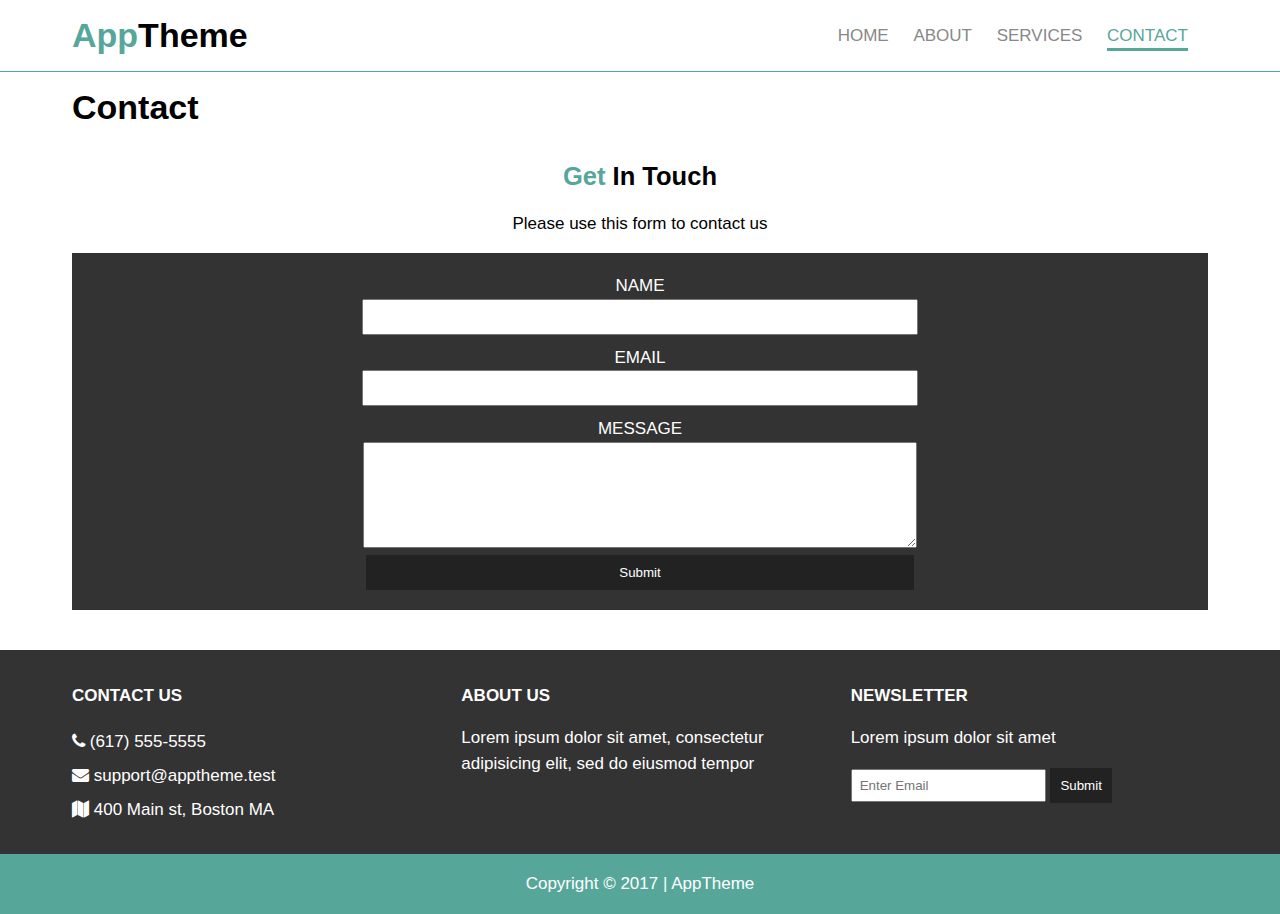
<file: 4AppTheme/contact.html>
<!DOCTYPE html>
<html>
  <head>
    <meta charset="utf-8">
    <title>AppTheme | Contact</title>
    <link rel="stylesheet" href="css/flexboxgrid.css">
    <link rel="stylesheet" href="css/font-awesome.css">
    <link rel="stylesheet" href="css/style.css">
  </head>
  <body>
    <!-- HEADER -->
    <header id="main-header">
      <div class="container">
        <div class="row end-sm end-md end-lg center-xs middle-xs middle-sm middle-md middle-lg">
          <div class="col-xs-12 col-sm-2 col-md-2 col-lg-2">
            <h1><span class="primary-text">App</span>Theme</h1>
          </div>
          <div class="col-xs-12 col-sm-10 col-md-10 col-lg-10">
            <nav id="navbar">
              <ul>
                <li><a href="index.html">Home</a></li>
                <li><a href="about.html">About</a></li>
                <li><a href="../../../Desktop/apptheme/services.html">Services</a></li>
                <li class="current"><a href="contact.html">Contact</a></li>
              </ul>
            </nav>
          </div>
        </div>
      </div>
    </header>

    <!-- SUBHEADER -->
    <section id="subheader">
      <div class="container">
        <div class="row">
          <div class="col-xs-12 col-sm-12 col-md-12 col-lg-12">
            <h1>Contact</h1>
          </div>
        </div>
      </div>
    </section>

    <!-- MAIN PAGE -->
    <section id="page" class="contact">
      <div class="container">
        <div class="row center-xs center-sm center-md center-lg">
          <div class="col-xs-12 col-sm-12 col-md-12 col-lg-12">
            <h2><span class="primary-text">Get</span> In Touch</h2>
            <p>Please use this form to contact us</p>
            <form>
              <div>
                <label for="name">Name</label><br>
                <input type="text" name="name">
              </div>
              <div>
                <label for="email">Email</label><br>
                <input type="text" name="email">
              </div>
              <div>
                <label for="message">Message</label><br>
                <textarea name="message"></textarea>
              </div>
              <button type="submit" name="button">Submit</button>
            </form>
          </div>
        </div>
      </div>
    </section>

    <!-- COMPANY -->
    <section id="company">
      <div class="container">
        <div class="row">
          <div class="col-xs-12 col-sm-4 col-md-4 col-lg-4">
            <h4>Contact Us</h4>
            <ul>
              <li><i class="fa fa-phone"></i> (617) 555-5555</li>
              <li><i class="fa fa-envelope"></i> support@apptheme.test</li>
              <li><i class="fa fa-map"></i> 400 Main st, Boston MA</li>
            </ul>
          </div>
          <div class="col-xs-12 col-sm-4 col-md-4 col-lg-4">
            <h4>About Us</h4>
            <p>Lorem ipsum dolor sit amet, consectetur adipisicing elit, sed do eiusmod tempor</p>
          </div>
          <div class="col-xs-12 col-sm-4 col-md-4 col-lg-4">
            <h4>Newsletter</h4>
            <p>Lorem ipsum dolor sit amet</p>
            <form>
              <input type="text" name="email" placeholder="Enter Email">
              <button type="submit" name="button">Submit</button>
            </form>
          </div>
        </div>
      </div>
    </section>

    <!-- FOOTER -->
    <footer id="main-footer">
      <div class="container">
        <div class="row center-xs center-sm center-md center-lg">
          <div class="col-xs-12 col-sm-12 col-md-12 col-lg-12">
            <p>Copyright &copy; 2017 | AppTheme</p>
          </div>
        </div>
      </div>
    </footer>

  </body>
</html>
</file>
<file: 1ACME_WebDesign/css/style.css>
body{
  font: 15px/1.5 Arial, Helvetica,sans-serif;
  padding:0;
  margin:0;
  background-color:#f4f4f4;
}

/* Global */
.container{
  width:80%;
  margin:auto;
  overflow:hidden;
}

ul{
  margin:0;
  padding:0;
}

.button_1{
  height:38px;
  background:#e8491d;
  border:0;
  padding-left: 20px;
  padding-right:20px;
  color:#ffffff;
}

.dark{
  padding:15px;
  background:#35424a;
  color:#ffffff;
  margin-top:10px;
  margin-bottom:10px;
}

/* Header **/
header{
  background:#35424a;
  color:#ffffff;
  padding-top:30px;
  min-height:70px;
  border-bottom:#e8491d 3px solid;
}

header a{
  color:#ffffff;
  text-decoration:none;
  text-transform: uppercase;
  font-size:16px;
}

header li{
  float:left;
  display:inline;
  padding: 0 20px 0 20px;
}

header #branding{
  float:left;
}

header #branding h1{
  margin:0;
}

header nav{
  float:right;
  margin-top:10px;
}

header .highlight, header .current a{
  color:#e8491d;
  font-weight:bold;
}

header a:hover{
  color:#cccccc;
  font-weight:bold;
}

/* Showcase */
#showcase{
  min-height:400px;
  background:url('../img/showcase.jpg') no-repeat 0 -400px;
  text-align:center;
  color:#ffffff;
}

#showcase h1{
  margin-top:100px;
  font-size:55px;
  margin-bottom:10px;
}

#showcase p{
  font-size:20px;
}

/* Newsletter */
#newsletter{
  padding:15px;
  color:#ffffff;
  background:#35424a
}

#newsletter h1{
  float:left;
}

#newsletter form {
  float:right;
  margin-top:15px;
}

#newsletter input[type="email"]{
  padding:4px;
  height:25px;
  width:250px;
}

/* Boxes */
#boxes{
  margin-top:20px;
}

#boxes .box{
  float:left;
  text-align: center;
  width:30%;
  padding:10px;
}

#boxes .box img{
  width:90px;
}

/* Sidebar */
aside#sidebar{
  float:right;
  width:30%;
  margin-top:10px;
}

aside#sidebar .quote input, aside#sidebar .quote textarea{
  width:90%;
  padding:5px;
}

/* Main-col */
article#main-col{
  float:left;
  width:65%;
}

/* Services */
ul#services li{
  list-style: none;
  padding:20px;
  border: #cccccc solid 1px;
  margin-bottom:5px;
  background:#e6e6e6;
}

footer{
  padding:20px;
  margin-top:20px;
  color:#ffffff;
  background-color:#e8491d;
  text-align: center;
}

/* Media Queries */
@media(max-width: 768px){
  header #branding,
  header nav,
  header nav li,
  #newsletter h1,
  #newsletter form,
  #boxes .box,
  article#main-col,
  aside#sidebar{
    float:none;
    text-align:center;
    width:100%;
  }

  header{
    padding-bottom:20px;
  }

  #showcase h1{
    margin-top:40px;
  }

  #newsletter button, .quote button{
    display:block;
    width:100%;
  }

  #newsletter form input[type="email"], .quote input, .quote textarea{
    width:100%;
    margin-bottom:5px;
  }
}
</file>
<file: 8JonasNexter/css/style.css>
*,
*::before,
*::after {
  margin: 0;
  padding: 0;
  box-sizing: inherit; }

html {
  box-sizing: border-box;
  font-size: 62.5%; }
  @media only screen and (max-width: 75em) {
    html {
      font-size: 50%; } }

body {
  font-family: "Nunito", sans-serif;
  color: #6D5D4B;
  font-weight: 300;
  line-height: 1.6; }

.container {
  display: grid;
  grid-template-rows: 80vh min-content 40vw repeat(3, min-content);
  grid-template-columns: [sidebar-start] 8rem [sidebar-end full-start] minmax(6rem, 1fr) [center-start] repeat(8, [col-start] minmax(min-content, 14rem) [col-end]) [center-end] minmax(6rem, 1fr) [full-end]; }
  @media only screen and (max-width: 62.5em) {
    .container {
      grid-template-rows: 6rem 80vh min-content 40vw repeat(3, min-content);
      grid-template-columns: [full-start] minmax(6rem, 1fr) [center-start] repeat(8, [col-start] minmax(min-content, 14rem) [col-end]) [center-end] minmax(6rem, 1fr) [full-end]; } }
  @media only screen and (max-width: 50em) {
    .container {
      grid-template-rows: 6rem calc(100vh - 6rem); } }

.heading-1, .heading-2, .heading-3, .heading-4 {
  font-family: "Josefin Sans", sans-serif;
  font-weight: 400; }

.heading-1 {
  font-size: 4.5rem;
  color: #f9f7f6;
  line-height: 1; }

.heading-2 {
  font-size: 4rem;
  font-style: italic;
  line-height: 1; }
  .heading-2--light {
    color: #f9f7f6; }
  .heading-2--dark {
    color: #54483A; }

.heading-3 {
  font-size: 1.6rem;
  color: #c69963;
  text-transform: uppercase; }

.heading-4 {
  font-size: 1.9rem; }
  .heading-4--light {
    color: #f9f7f6; }
  .heading-4--dark {
    color: #54483A; }

.btn {
  background-color: #c69963;
  color: #fff;
  border: none;
  border-radius: 0;
  font-family: "Josefin Sans", sans-serif;
  font-size: 1.5rem;
  text-transform: uppercase;
  padding: 1.8rem 3rem;
  cursor: pointer;
  transition: all .2s; }
  .btn:hover {
    background-color: #B28451; }

.mb-sm {
  margin-bottom: 2rem; }

.mb-md {
  margin-bottom: 3rem; }

.mb-lg {
  margin-bottom: 4rem; }

.mb-hg {
  margin-bottom: 8rem; }

.sidebar {
  background-color: #c69963;
  grid-column: sidebar-start / sidebar-end;
  grid-row: 1 / -1;
  display: flex;
  justify-content: center; }
  @media only screen and (max-width: 62.5em) {
    .sidebar {
      grid-column: 1 / -1;
      grid-row: 1 / 2;
      justify-content: flex-end;
      align-items: center; } }

.nav-btn {
  border: none;
  border-radius: 0;
  background-color: #fff;
  height: 2px;
  width: 4.5rem;
  margin-top: 4rem; }
  .nav-btn::before, .nav-btn::after {
    background-color: #fff;
    height: 2px;
    width: 4.5rem;
    content: "";
    display: block; }
  .nav-btn::before {
    transform: translateY(-1.5rem); }
  .nav-btn::after {
    transform: translateY(1.3rem); }
  @media only screen and (max-width: 62.5em) {
    .nav-btn {
      margin-top: 0;
      margin-right: 3rem; }
      .nav-btn::before {
        transform: translateY(-1.2rem); }
      .nav-btn::after {
        transform: translateY(1rem); } }

.header {
  background-color: #54483A;
  grid-column: full-start / col-end 6;
  background-image: linear-gradient(rgba(16, 29, 44, 0.93), rgba(16, 29, 44, 0.93)), url(../img/hero.jpeg);
  background-size: cover;
  background-position: center;
  padding: 8rem;
  padding-top: 4rem;
  display: grid;
  grid-template-rows: 1fr min-content minmax(6rem, min-content) 1fr;
  grid-template-columns: minmax(min-content, max-content);
  grid-row-gap: 1.5rem;
  justify-content: center; }
  @media only screen and (max-width: 50em) {
    .header {
      grid-column: 1 / -1; } }
  @media only screen and (max-width: 37.5em) {
    .header {
      padding: 5rem; } }
  .header__logo {
    height: 3rem;
    justify-self: center; }
  .header__btn {
    align-self: start;
    justify-self: start; }
  .header__seenon-text {
    display: grid;
    grid-template-columns: 1fr max-content 1fr;
    grid-column-gap: 1.5rem;
    align-items: center;
    font-size: 1.6rem;
    color: #aaa; }
    .header__seenon-text::before, .header__seenon-text::after {
      content: "";
      height: 1px;
      display: block;
      background-color: currentColor; }
  .header__seenon-logos {
    display: grid;
    grid-template-columns: repeat(4, 1fr);
    grid-column-gap: 3rem;
    justify-items: center;
    align-items: center; }
    .header__seenon-logos img {
      max-height: 2.5rem;
      max-width: 100%;
      filter: brightness(70%); }

.realtors {
  background-color: #101d2c;
  grid-column: col-start 7 / full-end;
  padding: 3rem;
  display: grid;
  align-content: center;
  justify-content: center;
  justify-items: center;
  grid-row-gap: 2rem; }
  @media only screen and (max-width: 50em) {
    .realtors {
      grid-column: 1 / -1; } }
  .realtors__list {
    display: grid;
    grid-template-columns: min-content max-content;
    grid-column-gap: 2rem;
    grid-row-gap: 5vh;
    align-items: center; }
    @media only screen and (max-width: 50em) {
      .realtors__list {
        grid-template-columns: repeat(3, min-content max-content); } }
    @media only screen and (max-width: 37.5em) {
      .realtors__list {
        grid-template-columns: min-content max-content; } }
  .realtors__img {
    width: 7rem;
    border-radius: 50%;
    display: block; }
  .realtors__sold {
    text-transform: uppercase;
    color: #aaa;
    margin-top: -3px; }

.features {
  grid-column: center-start / center-end;
  margin: 15rem 0; }
  @supports (display: grid) {
    .features {
      display: grid;
      grid-template-columns: repeat(auto-fit, minmax(25rem, 1fr));
      grid-gap: 6rem;
      align-items: start; } }

.feature {
  float: left;
  width: 33.3333%;
  margin-bottom: 6rem;
  display: grid;
  grid-template-columns: min-content 1fr;
  grid-row-gap: 1.5rem;
  grid-column-gap: 2.5rem; }
  @supports (display: grid) {
    .feature {
      width: auto;
      margin-bottom: 0; } }
  .feature__icon {
    fill: #c69963;
    width: 4.5rem;
    height: 4.5rem;
    grid-row: 1 / span 2;
    transform: translateY(-1rem); }
  .feature__text {
    font-size: 1.7rem; }

.story__pictures {
  background-color: #c69963;
  grid-column: full-start / col-end 4;
  background-image: linear-gradient(rgba(198, 153, 99, 0.5), rgba(198, 153, 99, 0.5)), url(../img/back.jpg);
  background-size: cover;
  display: grid;
  grid-template-rows: repeat(6, 1fr);
  grid-template-columns: repeat(6, 1fr);
  align-items: center; }
  @media only screen and (max-width: 50em) {
    .story__pictures {
      grid-column: 1 / -1;
      padding: 6rem; } }

.story__img--1 {
  width: 100%;
  grid-row: 2 / 6;
  grid-column: 2 / 6;
  box-shadow: 0 2rem 5rem rgba(0, 0, 0, 0.1); }
  @media only screen and (max-width: 50em) {
    .story__img--1 {
      grid-column: 1 / 5;
      grid-row: 1 / -1; } }

.story__img--2 {
  width: 115%;
  grid-row: 4 / 6;
  grid-column: 4 / 7;
  z-index: 20;
  box-shadow: 0 2rem 5rem rgba(0, 0, 0, 0.2); }
  @media only screen and (max-width: 50em) {
    .story__img--2 {
      grid-row: 1 / -1;
      width: 100%; } }

.story__content {
  background-color: #f9f7f6;
  grid-column: col-start 5 / full-end;
  padding: 6rem 8vw;
  /*
        display: flex;
        flex-direction: column;
        justify-content: center;
        align-items: flex-start;
        */
  display: grid;
  align-content: center;
  justify-items: start; }
  @media only screen and (max-width: 50em) {
    .story__content {
      grid-column: 1 / -1;
      grid-row: 5 / 6; } }

.story__text {
  font-size: 1.5rem;
  font-style: italic;
  margin-bottom: 4rem; }

.homes {
  grid-column: center-start / center-end;
  margin: 15rem 0;
  display: grid;
  grid-template-columns: repeat(auto-fit, minmax(25rem, 1fr));
  grid-gap: 7rem; }

.home {
  background-color: #f9f7f6;
  display: grid;
  grid-template-columns: repeat(2, 1fr);
  grid-row-gap: 3.5rem; }
  .home__img {
    width: 100%;
    grid-row: 1 / 2;
    grid-column: 1 / -1;
    z-index: 1; }
  .home__like {
    grid-row: 1 / 2;
    grid-column: 2 / 3;
    fill: #c69963;
    height: 2.5rem;
    width: 2.5rem;
    z-index: 2;
    justify-self: end;
    margin: 1rem; }
  .home__name {
    grid-row: 1 / 2;
    grid-column: 1 / -1;
    justify-self: center;
    align-self: end;
    z-index: 3;
    width: 80%;
    font-family: "Josefin Sans", sans-serif;
    font-size: 1.6rem;
    text-align: center;
    padding: 1.25rem;
    background-color: #101d2c;
    color: #fff;
    font-weight: 400;
    transform: translateY(50%); }
  .home__location, .home__rooms {
    margin-top: 2.5rem; }
  .home__location, .home__rooms, .home__area, .home__price {
    font-size: 1.5rem;
    margin-left: 2rem;
    display: flex;
    align-items: center; }
    .home__location svg, .home__rooms svg, .home__area svg, .home__price svg {
      fill: #c69963;
      height: 2rem;
      width: 2rem;
      margin-right: 1rem; }
  .home__btn {
    grid-column: 1 / -1; }

.gallery {
  background-color: #f9f7f6;
  grid-column: full-start / full-end;
  display: grid;
  /*grid-template-columns: repeat(8, 1fr);
    grid-template-rows: repeat(7, 5vw);*/
  grid-template: repeat(7, 5vw)/repeat(8, 1fr);
  grid-gap: 1.5rem;
  padding: 1.5rem; }
  .gallery__item--1 {
    grid-row: 1 / span 2;
    grid-column: 1 / span 2; }
  .gallery__item--2 {
    grid-row: 1 / span 3;
    grid-column: 3 / span 3; }
  .gallery__item--3 {
    grid-row: 1 / span 2;
    grid-column: 6 / 7; }
  .gallery__item--4 {
    grid-row: 1 / span 2;
    grid-column: 7 / -1; }
  .gallery__item--5 {
    grid-row: 3 / span 3;
    grid-column: 1 / span 2; }
  .gallery__item--6 {
    grid-row: 4 / span 2;
    grid-column: 3 / span 2; }
  .gallery__item--7 {
    grid-row: 4 / 5;
    grid-column: 5 / 6; }
  .gallery__item--8 {
    grid-row: 3 / span 2;
    grid-column: 6 / span 2; }
  .gallery__item--9 {
    grid-row: 3 / span 3;
    grid-column: 8 / -1; }
  .gallery__item--10 {
    grid-row: 6 / span 2;
    grid-column: 1 / 2; }
  .gallery__item--11 {
    grid-row: 6 / span 2;
    grid-column: 2 / span 2; }
  .gallery__item--12 {
    grid-row: 6 / span 2;
    grid-column: 4 / 5; }
  .gallery__item--13 {
    grid-row: 5 / span 3;
    grid-column: 5 / span 3; }
  .gallery__item--14 {
    grid-row: 6 / span 2;
    grid-column: 8 / -1; }
  .gallery__img {
    width: 100%;
    height: 100%;
    object-fit: cover;
    display: block; }

.footer {
  background-color: #101d2c;
  grid-column: full-start / full-end;
  padding: 8rem; }

.nav {
  list-style: none;
  display: grid;
  grid-template-columns: repeat(auto-fit, minmax(15rem, 1fr));
  grid-gap: 2rem;
  align-items: center; }
  .nav__link:link, .nav__link:visited {
    font-size: 1.4rem;
    color: #fff;
    text-decoration: none;
    font-family: "Josefin Sans", sans-serif;
    text-transform: uppercase;
    text-align: center;
    padding: 1.5rem;
    display: block;
    transition: all .2s; }
  .nav__link:hover, .nav__link:active {
    background-color: rgba(255, 255, 255, 0.05);
    transform: translateY(-3px); }

.copyright {
  font-size: 1.4rem;
  color: #aaa;
  margin-top: 6rem;
  margin-right: auto;
  margin-left: auto;
  text-align: center;
  width: 70%; }
</file>
<file: 9JonasTrillo/css/style.css>
:root{--color-primary:#eb2f64;--color-primary-light:#FF3366;--color-primary-dark:#BA265D;--color-grey-light-1:#faf9f9;--color-grey-light-2:#f4f2f2;--color-grey-light-3:#f0eeee;--color-grey-light-4:#ccc;--color-grey-dark-1:#333;--color-grey-dark-2:#777;--color-grey-dark-3:#999;--shadow-dark:0 2rem 6rem rgba(0,0,0,0.3);--shadow-light:0 2rem 5rem rgba(0,0,0,0.06);--line:1px solid var(--color-grey-light-2)}*{margin:0;padding:0}*,*::before,*::after{-webkit-box-sizing:inherit;box-sizing:inherit}html{-webkit-box-sizing:border-box;box-sizing:border-box;font-size:62.5%}@media only screen and (max-width: 68.75em){html{font-size:50%}}body{font-family:'Open Sans', sans-serif;font-weight:400;line-height:1.6;color:var(--color-grey-dark-2);background-image:-webkit-gradient(linear, left top, right bottom, from(var(--color-primary-light)), to(var(--color-primary-dark)));background-image:linear-gradient(to right bottom, var(--color-primary-light), var(--color-primary-dark));background-size:cover;background-repeat:no-repeat;min-height:100vh}.container{max-width:120rem;margin:8rem auto;background-color:var(--color-grey-light-1);-webkit-box-shadow:var(--shadow-dark);box-shadow:var(--shadow-dark);min-height:50rem}@media only screen and (max-width: 75em){.container{margin:0;max-width:100%;width:100%}}.header{font-size:1.4rem;height:7rem;background-color:#fff;border-bottom:var(--line);display:-webkit-box;display:-ms-flexbox;display:flex;-webkit-box-pack:justify;-ms-flex-pack:justify;justify-content:space-between;-webkit-box-align:center;-ms-flex-align:center;align-items:center}@media only screen and (max-width: 31.25em){.header{-ms-flex-wrap:wrap;flex-wrap:wrap;-ms-flex-line-pack:distribute;align-content:space-around;height:11rem}}.content{display:-webkit-box;display:-ms-flexbox;display:flex}@media only screen and (max-width: 56.25em){.content{-webkit-box-orient:vertical;-webkit-box-direction:normal;-ms-flex-direction:column;flex-direction:column}}.sidebar{background-color:var(--color-grey-dark-1);-webkit-box-flex:0;-ms-flex:0 0 18%;flex:0 0 18%;display:-webkit-box;display:-ms-flexbox;display:flex;-webkit-box-orient:vertical;-webkit-box-direction:normal;-ms-flex-direction:column;flex-direction:column;-webkit-box-pack:justify;-ms-flex-pack:justify;justify-content:space-between}.hotel-view{background-color:#fff;-webkit-box-flex:1;-ms-flex:1;flex:1}.detail{font-size:1.4rem;display:-webkit-box;display:-ms-flexbox;display:flex;padding:4.5rem;background-color:var(--color-grey-light-1);border-bottom:var(--line)}@media only screen and (max-width: 56.25em){.detail{padding:3rem}}@media only screen and (max-width: 37.5em){.detail{-webkit-box-orient:vertical;-webkit-box-direction:normal;-ms-flex-direction:column;flex-direction:column}}.description{background-color:#fff;-webkit-box-shadow:var(--shadow-light);box-shadow:var(--shadow-light);padding:3rem;-webkit-box-flex:0;-ms-flex:0 0 60%;flex:0 0 60%;margin-right:4.5rem}@media only screen and (max-width: 56.25em){.description{padding:2rem;margin-right:3rem}}@media only screen and (max-width: 37.5em){.description{margin-right:0;margin-bottom:3rem}}.user-reviews{-webkit-box-flex:1;-ms-flex:1;flex:1;display:-webkit-box;display:-ms-flexbox;display:flex;-webkit-box-orient:vertical;-webkit-box-direction:normal;-ms-flex-direction:column;flex-direction:column;-webkit-box-align:center;-ms-flex-align:center;align-items:center}.logo{height:3.25rem;margin-left:2rem}.search{-webkit-box-flex:0;-ms-flex:0 0 40%;flex:0 0 40%;display:-webkit-box;display:-ms-flexbox;display:flex;-webkit-box-align:center;-ms-flex-align:center;align-items:center;-webkit-box-pack:center;-ms-flex-pack:center;justify-content:center}@media only screen and (max-width: 31.25em){.search{-webkit-box-ordinal-group:2;-ms-flex-order:1;order:1;-webkit-box-flex:0;-ms-flex:0 0 100%;flex:0 0 100%;background-color:var(--color-grey-light-2)}}.search__input{font-family:inherit;font-size:inherit;color:inherit;background-color:var(--color-grey-light-2);border:none;padding:.7rem 2rem;border-radius:100px;width:90%;-webkit-transition:all .2s;transition:all .2s;margin-right:-3.25rem}.search__input:focus{outline:none;width:100%;background-color:var(--color-grey-light-3)}.search__input::-webkit-input-placeholder{font-weight:100;color:var(--color-grey-light-4)}.search__input:focus+.search__button{background-color:var(--color-grey-light-3)}.search__button{border:none;background-color:var(--color-grey-light-2)}.search__button:focus{outline:none}.search__button:active{-webkit-transform:translateY(2px);transform:translateY(2px)}.search__icon{height:2rem;width:2rem;fill:var(--color-grey-dark-3)}.user-nav{-ms-flex-item-align:stretch;align-self:stretch;display:-webkit-box;display:-ms-flexbox;display:flex;-webkit-box-align:center;-ms-flex-align:center;align-items:center}.user-nav>*{padding:0 2rem;cursor:pointer;height:100%;display:-webkit-box;display:-ms-flexbox;display:flex;-webkit-box-align:center;-ms-flex-align:center;align-items:center}.user-nav>*:hover{background-color:var(--color-grey-light-2)}.user-nav__icon-box{position:relative}.user-nav__icon{height:2.25rem;width:2.25rem;fill:var(--color-grey-dark-2)}.user-nav__notification{font-size:.8rem;height:1.75rem;width:1.75rem;border-radius:50%;background-color:var(--color-primary);color:#fff;position:absolute;top:1.5rem;right:1.1rem;display:-webkit-box;display:-ms-flexbox;display:flex;-webkit-box-pack:center;-ms-flex-pack:center;justify-content:center;-webkit-box-align:center;-ms-flex-align:center;align-items:center}.user-nav__user-photo{height:3.75rem;border-radius:50%;margin-right:1rem}.side-nav{font-size:1.4rem;list-style:none;margin-top:3.5rem}@media only screen and (max-width: 56.25em){.side-nav{display:-webkit-box;display:-ms-flexbox;display:flex;margin:0}}.side-nav__item{position:relative}.side-nav__item:not(:last-child){margin-bottom:.5rem}@media only screen and (max-width: 56.25em){.side-nav__item:not(:last-child){margin:0}}@media only screen and (max-width: 56.25em){.side-nav__item{-webkit-box-flex:1;-ms-flex:1;flex:1}}.side-nav__item::before{content:"";position:absolute;top:0;left:0;height:100%;width:3px;background-color:var(--color-primary);-webkit-transform:scaleY(0);transform:scaleY(0);-webkit-transition:width 0.4s cubic-bezier(1, 0, 0, 1) 0.2s,background-color 0.1s,-webkit-transform 0.2s;transition:width 0.4s cubic-bezier(1, 0, 0, 1) 0.2s,background-color 0.1s,-webkit-transform 0.2s;transition:transform 0.2s,width 0.4s cubic-bezier(1, 0, 0, 1) 0.2s,background-color 0.1s;transition:transform 0.2s,width 0.4s cubic-bezier(1, 0, 0, 1) 0.2s,background-color 0.1s,-webkit-transform 0.2s}.side-nav__item:hover::before,.side-nav__item--active::before{-webkit-transform:scaleY(1);transform:scaleY(1);width:100%}.side-nav__item:active::before{background-color:var(--color-primary-light)}.side-nav__link:link,.side-nav__link:visited{color:var(--color-grey-light-1);text-decoration:none;text-transform:uppercase;display:block;padding:1.5rem 3rem;position:relative;z-index:10;display:-webkit-box;display:-ms-flexbox;display:flex;-webkit-box-align:center;-ms-flex-align:center;align-items:center}@media only screen and (max-width: 56.25em){.side-nav__link:link,.side-nav__link:visited{-webkit-box-pack:center;-ms-flex-pack:center;justify-content:center;padding:2rem}}@media only screen and (max-width: 37.5em){.side-nav__link:link,.side-nav__link:visited{-webkit-box-orient:vertical;-webkit-box-direction:normal;-ms-flex-direction:column;flex-direction:column;padding:1.5rem .5rem}}.side-nav__icon{width:1.75rem;height:1.75rem;margin-right:2rem;fill:currentColor}@media only screen and (max-width: 37.5em){.side-nav__icon{margin-right:0;margin-bottom:.7rem;width:1.5rem;height:1.5rem}}.legal{font-size:1.2rem;color:var(--color-grey-light-4);text-align:center;padding:2.5rem}@media only screen and (max-width: 56.25em){.legal{display:none}}.gallery{display:-webkit-box;display:-ms-flexbox;display:flex}.gallery__photo{width:100%;display:block}.overview{display:-webkit-box;display:-ms-flexbox;display:flex;-webkit-box-align:center;-ms-flex-align:center;align-items:center;border-bottom:var(--line)}.overview__heading{font-size:2.25rem;font-weight:300;text-transform:uppercase;letter-spacing:1px;padding:1.5rem 3rem}@media only screen and (max-width: 37.5em){.overview__heading{font-size:1.8rem;padding:1.25rem 2rem}}.overview__stars{margin-right:auto;display:-webkit-box;display:-ms-flexbox;display:flex}.overview__icon-star,.overview__icon-location{width:1.75rem;height:1.75rem;fill:var(--color-primary)}.overview__location{font-size:1.2rem;display:-webkit-box;display:-ms-flexbox;display:flex;vertical-align:center}.overview__icon-location{margin-right:.5rem}.overview__rating{background-color:var(--color-primary);color:#fff;margin-left:3rem;padding:0 2.25rem;-ms-flex-item-align:stretch;align-self:stretch;display:-webkit-box;display:-ms-flexbox;display:flex;-webkit-box-orient:vertical;-webkit-box-direction:normal;-ms-flex-direction:column;flex-direction:column;-webkit-box-align:center;-ms-flex-align:center;align-items:center;-webkit-box-pack:center;-ms-flex-pack:center;justify-content:center}@media only screen and (max-width: 37.5em){.overview__rating{padding:0 1.5rem}}.overview__rating-average{font-size:2.25rem;font-weight:300;margin-bottom:-3px}@media only screen and (max-width: 37.5em){.overview__rating-average{font-size:1.8rem}}.overview__rating-count{font-size:.8rem;text-transform:uppercase}@media only screen and (max-width: 37.5em){.overview__rating-count{font-size:.5rem}}.btn-inline{border:none;color:var(--color-primary);font-size:inherit;border-bottom:1px solid currentColor;padding-bottom:2px;display:inline-block;background-color:transparent;cursor:pointer;-webkit-transition:all .2s;transition:all .2s}.btn-inline span{margin-left:3px;-webkit-transition:margin-left .2s;transition:margin-left .2s}.btn-inline:hover{color:var(--color-grey-dark-1)}.btn-inline:hover span{margin-left:8px}.btn-inline:focus{outline:none;-webkit-animation:pulsate 1s infinite;animation:pulsate 1s infinite}@-webkit-keyframes pulsate{0%{-webkit-transform:scale(1);transform:scale(1);-webkit-box-shadow:none;box-shadow:none}50%{-webkit-transform:scale(1.05);transform:scale(1.05);-webkit-box-shadow:0 1rem 4rem rgba(0,0,0,0.25);box-shadow:0 1rem 4rem rgba(0,0,0,0.25)}100%{-webkit-transform:scale(1);transform:scale(1);-webkit-box-shadow:none;box-shadow:none}}@keyframes pulsate{0%{-webkit-transform:scale(1);transform:scale(1);-webkit-box-shadow:none;box-shadow:none}50%{-webkit-transform:scale(1.05);transform:scale(1.05);-webkit-box-shadow:0 1rem 4rem rgba(0,0,0,0.25);box-shadow:0 1rem 4rem rgba(0,0,0,0.25)}100%{-webkit-transform:scale(1);transform:scale(1);-webkit-box-shadow:none;box-shadow:none}}.paragraph:not(:last-of-type){margin-bottom:2rem}.list{list-style:none;margin:3rem 0;padding:3rem 0;border-top:var(--line);border-bottom:var(--line);display:-webkit-box;display:-ms-flexbox;display:flex;-ms-flex-wrap:wrap;flex-wrap:wrap}.list__item{-webkit-box-flex:0;-ms-flex:0 0 50%;flex:0 0 50%;margin-bottom:.7rem}.list__item::before{content:"";display:inline-block;height:1rem;width:1rem;margin-right:.7rem;background-image:url(../img/chevron-thin-right.svg);background-size:cover}@supports (-webkit-mask-image: url()) or (mask-image: url()){.list__item::before{background-color:var(--color-primary);-webkit-mask-image:url(../img/chevron-thin-right.svg);-webkit-mask-size:cover;mask-image:url(../img/chevron-thin-right.svg);mask-size:cover;background-image:none}}.recommend{font-size:1.3rem;color:var(--color-grey-dark-3);display:-webkit-box;display:-ms-flexbox;display:flex;-webkit-box-align:center;-ms-flex-align:center;align-items:center}.recommend__count{margin-right:auto}.recommend__friends{display:-webkit-box;display:-ms-flexbox;display:flex}.recommend__photo{-webkit-box-sizing:content-box;box-sizing:content-box;height:4rem;width:4rem;border-radius:50%;border:3px solid #fff}.recommend__photo:not(:last-child){margin-right:-2rem}.review{background-color:#fff;-webkit-box-shadow:var(--shadow-light);box-shadow:var(--shadow-light);padding:3rem;margin-bottom:3.5rem;position:relative;overflow:hidden}@media only screen and (max-width: 56.25em){.review{padding:2rem;margin-bottom:3rem}}.review__text{margin-bottom:2rem;z-index:10;position:relative}.review__user{display:-webkit-box;display:-ms-flexbox;display:flex;-webkit-box-align:center;-ms-flex-align:center;align-items:center}.review__photo{height:4.5rem;width:4.5rem;border-radius:50%;margin-right:1.5rem}.review__user-box{margin-right:auto}.review__user-name{font-size:1.1rem;font-weight:600;text-transform:uppercase;margin-bottom:.4rem}.review__user-date{font-size:1rem;color:var(--color-grey-dark-3)}.review__rating{color:var(--color-primary);font-size:2.2rem;font-weight:300}.review::before{content:"\201C";position:absolute;top:-2.75rem;left:-1rem;line-height:1;font-size:20rem;color:var(--color-grey-light-2);font-family:sans-serif;z-index:1}.cta{padding:3.5rem 0;text-align:center}@media only screen and (max-width: 56.25em){.cta{padding:2.5rem 0}}.cta__book-now{font-size:2rem;font-weight:300;text-transform:uppercase;margin-bottom:2.5rem}.btn{font-size:1.5rem;font-weight:300;text-transform:uppercase;border-radius:100px;border:none;background-image:-webkit-gradient(linear, left top, right top, from(var(--color-primary-light)), to(var(--color-primary-dark)));background-image:linear-gradient(to right, var(--color-primary-light), var(--color-primary-dark));color:#fff;position:relative;overflow:hidden;cursor:pointer}.btn>*{display:inline-block;height:100%;width:100%;-webkit-transition:all .2s;transition:all .2s}.btn__visible{padding:2rem 7.5rem}.btn__invisible{position:absolute;padding:2rem 0;left:0;top:-100%}.btn:hover{background-image:-webkit-gradient(linear, right top, left top, from(var(--color-primary-light)), to(var(--color-primary-dark)));background-image:linear-gradient(to left, var(--color-primary-light), var(--color-primary-dark))}.btn:hover .btn__visible{-webkit-transform:translateY(100%);transform:translateY(100%)}.btn:hover .btn__invisible{top:0}.btn:focus{outline:none;-webkit-animation:pulsate 1s infinite;animation:pulsate 1s infinite}
</file>
<file: 4AppTheme/css/flexboxgrid.css>
/* Uncomment and set these variables to customize the grid. */

.container-fluid {
  margin-right: auto;
  margin-left: auto;
  padding-right: 2rem;
  padding-left: 2rem;
}

.row {
  box-sizing: border-box;
  display: -ms-flexbox;
  display: -webkit-box;
  display: flex;
  -ms-flex: 0 1 auto;
  -webkit-box-flex: 0;
  flex: 0 1 auto;
  -ms-flex-direction: row;
  -webkit-box-orient: horizontal;
  -webkit-box-direction: normal;
  flex-direction: row;
  -ms-flex-wrap: wrap;
  flex-wrap: wrap;
  margin-right: -1rem;
  margin-left: -1rem;
}

.row.reverse {
  -ms-flex-direction: row-reverse;
  -webkit-box-orient: horizontal;
  -webkit-box-direction: reverse;
  flex-direction: row-reverse;
}

.col.reverse {
  -ms-flex-direction: column-reverse;
  -webkit-box-orient: vertical;
  -webkit-box-direction: reverse;
  flex-direction: column-reverse;
}

.col-xs,
.col-xs-1,
.col-xs-2,
.col-xs-3,
.col-xs-4,
.col-xs-5,
.col-xs-6,
.col-xs-7,
.col-xs-8,
.col-xs-9,
.col-xs-10,
.col-xs-11,
.col-xs-12 {
  box-sizing: border-box;
  -ms-flex: 0 0 auto;
  -webkit-box-flex: 0;
  flex: 0 0 auto;
  padding-right: 1rem;
  padding-left: 1rem;
}

.col-xs {
  -webkit-flex-grow: 1;
  -ms-flex-positive: 1;
  -webkit-box-flex: 1;
  flex-grow: 1;
  -ms-flex-preferred-size: 0;
  flex-basis: 0;
  max-width: 100%;
}

.col-xs-1 {
  -ms-flex-preferred-size: 8.333%;
  flex-basis: 8.333%;
  max-width: 8.333%;
}

.col-xs-2 {
  -ms-flex-preferred-size: 16.667%;
  flex-basis: 16.667%;
  max-width: 16.667%;
}

.col-xs-3 {
  -ms-flex-preferred-size: 25%;
  flex-basis: 25%;
  max-width: 25%;
}

.col-xs-4 {
  -ms-flex-preferred-size: 33.333%;
  flex-basis: 33.333%;
  max-width: 33.333%;
}

.col-xs-5 {
  -ms-flex-preferred-size: 41.667%;
  flex-basis: 41.667%;
  max-width: 41.667%;
}

.col-xs-6 {
  -ms-flex-preferred-size: 50%;
  flex-basis: 50%;
  max-width: 50%;
}

.col-xs-7 {
  -ms-flex-preferred-size: 58.333%;
  flex-basis: 58.333%;
  max-width: 58.333%;
}

.col-xs-8 {
  -ms-flex-preferred-size: 66.667%;
  flex-basis: 66.667%;
  max-width: 66.667%;
}

.col-xs-9 {
  -ms-flex-preferred-size: 75%;
  flex-basis: 75%;
  max-width: 75%;
}

.col-xs-10 {
  -ms-flex-preferred-size: 83.333%;
  flex-basis: 83.333%;
  max-width: 83.333%;
}

.col-xs-11 {
  -ms-flex-preferred-size: 91.667%;
  flex-basis: 91.667%;
  max-width: 91.667%;
}

.col-xs-12 {
  -ms-flex-preferred-size: 100%;
  flex-basis: 100%;
  max-width: 100%;
}

.col-xs-offset-1 {
  margin-left: 8.333%;
}

.col-xs-offset-2 {
  margin-left: 16.667%;
}

.col-xs-offset-3 {
  margin-left: 25%;
}

.col-xs-offset-4 {
  margin-left: 33.333%;
}

.col-xs-offset-5 {
  margin-left: 41.667%;
}

.col-xs-offset-6 {
  margin-left: 50%;
}

.col-xs-offset-7 {
  margin-left: 58.333%;
}

.col-xs-offset-8 {
  margin-left: 66.667%;
}

.col-xs-offset-9 {
  margin-left: 75%;
}

.col-xs-offset-10 {
  margin-left: 83.333%;
}

.col-xs-offset-11 {
  margin-left: 91.667%;
}

.start-xs {
  -ms-flex-pack: start;
  -webkit-box-pack: start;
  justify-content: flex-start;
  text-align: start;
}

.center-xs {
  -ms-flex-pack: center;
  -webkit-box-pack: center;
  justify-content: center;
  text-align: center;
}

.end-xs {
  -ms-flex-pack: end;
  -webkit-box-pack: end;
  justify-content: flex-end;
  text-align: end;
}

.top-xs {
  -ms-flex-align: start;
  -webkit-box-align: start;
  align-items: flex-start;
}

.middle-xs {
  -ms-flex-align: center;
  -webkit-box-align: center;
  align-items: center;
}

.bottom-xs {
  -ms-flex-align: end;
  -webkit-box-align: end;
  align-items: flex-end;
}

.around-xs {
  -ms-flex-pack: distribute;
  justify-content: space-around;
}

.between-xs {
  -ms-flex-pack: justify;
  -webkit-box-pack: justify;
  justify-content: space-between;
}

.first-xs {
  -ms-flex-order: -1;
  -webkit-box-ordinal-group: 0;
  order: -1;
}

.last-xs {
  -ms-flex-order: 1;
  -webkit-box-ordinal-group: 2;
  order: 1;
}

@media only screen and (min-width: 48em) {
  .container {
    width: 46rem;
  }

  .col-sm,
  .col-sm-1,
  .col-sm-2,
  .col-sm-3,
  .col-sm-4,
  .col-sm-5,
  .col-sm-6,
  .col-sm-7,
  .col-sm-8,
  .col-sm-9,
  .col-sm-10,
  .col-sm-11,
  .col-sm-12 {
    box-sizing: border-box;
    -ms-flex: 0 0 auto;
    -webkit-box-flex: 0;
    flex: 0 0 auto;
    padding-right: 1rem;
    padding-left: 1rem;
  }

  .col-sm {
    -webkit-flex-grow: 1;
    -ms-flex-positive: 1;
    -webkit-box-flex: 1;
    flex-grow: 1;
    -ms-flex-preferred-size: 0;
    flex-basis: 0;
    max-width: 100%;
  }

  .col-sm-1 {
    -ms-flex-preferred-size: 8.333%;
    flex-basis: 8.333%;
    max-width: 8.333%;
  }

  .col-sm-2 {
    -ms-flex-preferred-size: 16.667%;
    flex-basis: 16.667%;
    max-width: 16.667%;
  }

  .col-sm-3 {
    -ms-flex-preferred-size: 25%;
    flex-basis: 25%;
    max-width: 25%;
  }

  .col-sm-4 {
    -ms-flex-preferred-size: 33.333%;
    flex-basis: 33.333%;
    max-width: 33.333%;
  }

  .col-sm-5 {
    -ms-flex-preferred-size: 41.667%;
    flex-basis: 41.667%;
    max-width: 41.667%;
  }

  .col-sm-6 {
    -ms-flex-preferred-size: 50%;
    flex-basis: 50%;
    max-width: 50%;
  }

  .col-sm-7 {
    -ms-flex-preferred-size: 58.333%;
    flex-basis: 58.333%;
    max-width: 58.333%;
  }

  .col-sm-8 {
    -ms-flex-preferred-size: 66.667%;
    flex-basis: 66.667%;
    max-width: 66.667%;
  }

  .col-sm-9 {
    -ms-flex-preferred-size: 75%;
    flex-basis: 75%;
    max-width: 75%;
  }

  .col-sm-10 {
    -ms-flex-preferred-size: 83.333%;
    flex-basis: 83.333%;
    max-width: 83.333%;
  }

  .col-sm-11 {
    -ms-flex-preferred-size: 91.667%;
    flex-basis: 91.667%;
    max-width: 91.667%;
  }

  .col-sm-12 {
    -ms-flex-preferred-size: 100%;
    flex-basis: 100%;
    max-width: 100%;
  }

  .col-sm-offset-1 {
    margin-left: 8.333%;
  }

  .col-sm-offset-2 {
    margin-left: 16.667%;
  }

  .col-sm-offset-3 {
    margin-left: 25%;
  }

  .col-sm-offset-4 {
    margin-left: 33.333%;
  }

  .col-sm-offset-5 {
    margin-left: 41.667%;
  }

  .col-sm-offset-6 {
    margin-left: 50%;
  }

  .col-sm-offset-7 {
    margin-left: 58.333%;
  }

  .col-sm-offset-8 {
    margin-left: 66.667%;
  }

  .col-sm-offset-9 {
    margin-left: 75%;
  }

  .col-sm-offset-10 {
    margin-left: 83.333%;
  }

  .col-sm-offset-11 {
    margin-left: 91.667%;
  }

  .start-sm {
    -ms-flex-pack: start;
    -webkit-box-pack: start;
    justify-content: flex-start;
    text-align: start;
  }

  .center-sm {
    -ms-flex-pack: center;
    -webkit-box-pack: center;
    justify-content: center;
    text-align: center;
  }

  .end-sm {
    -ms-flex-pack: end;
    -webkit-box-pack: end;
    justify-content: flex-end;
    text-align: end;
  }

  .top-sm {
    -ms-flex-align: start;
    -webkit-box-align: start;
    align-items: flex-start;
  }

  .middle-sm {
    -ms-flex-align: center;
    -webkit-box-align: center;
    align-items: center;
  }

  .bottom-sm {
    -ms-flex-align: end;
    -webkit-box-align: end;
    align-items: flex-end;
  }

  .around-sm {
    -ms-flex-pack: distribute;
    justify-content: space-around;
  }

  .between-sm {
    -ms-flex-pack: justify;
    -webkit-box-pack: justify;
    justify-content: space-between;
  }

  .first-sm {
    -ms-flex-order: -1;
    -webkit-box-ordinal-group: 0;
    order: -1;
  }

  .last-sm {
    -ms-flex-order: 1;
    -webkit-box-ordinal-group: 2;
    order: 1;
  }
}

@media only screen and (min-width: 62em) {
  .container {
    width: 61rem;
  }

  .col-md,
  .col-md-1,
  .col-md-2,
  .col-md-3,
  .col-md-4,
  .col-md-5,
  .col-md-6,
  .col-md-7,
  .col-md-8,
  .col-md-9,
  .col-md-10,
  .col-md-11,
  .col-md-12 {
    box-sizing: border-box;
    -ms-flex: 0 0 auto;
    -webkit-box-flex: 0;
    flex: 0 0 auto;
    padding-right: 1rem;
    padding-left: 1rem;
  }

  .col-md {
    -webkit-flex-grow: 1;
    -ms-flex-positive: 1;
    -webkit-box-flex: 1;
    flex-grow: 1;
    -ms-flex-preferred-size: 0;
    flex-basis: 0;
    max-width: 100%;
  }

  .col-md-1 {
    -ms-flex-preferred-size: 8.333%;
    flex-basis: 8.333%;
    max-width: 8.333%;
  }

  .col-md-2 {
    -ms-flex-preferred-size: 16.667%;
    flex-basis: 16.667%;
    max-width: 16.667%;
  }

  .col-md-3 {
    -ms-flex-preferred-size: 25%;
    flex-basis: 25%;
    max-width: 25%;
  }

  .col-md-4 {
    -ms-flex-preferred-size: 33.333%;
    flex-basis: 33.333%;
    max-width: 33.333%;
  }

  .col-md-5 {
    -ms-flex-preferred-size: 41.667%;
    flex-basis: 41.667%;
    max-width: 41.667%;
  }

  .col-md-6 {
    -ms-flex-preferred-size: 50%;
    flex-basis: 50%;
    max-width: 50%;
  }

  .col-md-7 {
    -ms-flex-preferred-size: 58.333%;
    flex-basis: 58.333%;
    max-width: 58.333%;
  }

  .col-md-8 {
    -ms-flex-preferred-size: 66.667%;
    flex-basis: 66.667%;
    max-width: 66.667%;
  }

  .col-md-9 {
    -ms-flex-preferred-size: 75%;
    flex-basis: 75%;
    max-width: 75%;
  }

  .col-md-10 {
    -ms-flex-preferred-size: 83.333%;
    flex-basis: 83.333%;
    max-width: 83.333%;
  }

  .col-md-11 {
    -ms-flex-preferred-size: 91.667%;
    flex-basis: 91.667%;
    max-width: 91.667%;
  }

  .col-md-12 {
    -ms-flex-preferred-size: 100%;
    flex-basis: 100%;
    max-width: 100%;
  }

  .col-md-offset-1 {
    margin-left: 8.333%;
  }

  .col-md-offset-2 {
    margin-left: 16.667%;
  }

  .col-md-offset-3 {
    margin-left: 25%;
  }

  .col-md-offset-4 {
    margin-left: 33.333%;
  }

  .col-md-offset-5 {
    margin-left: 41.667%;
  }

  .col-md-offset-6 {
    margin-left: 50%;
  }

  .col-md-offset-7 {
    margin-left: 58.333%;
  }

  .col-md-offset-8 {
    margin-left: 66.667%;
  }

  .col-md-offset-9 {
    margin-left: 75%;
  }

  .col-md-offset-10 {
    margin-left: 83.333%;
  }

  .col-md-offset-11 {
    margin-left: 91.667%;
  }

  .start-md {
    -ms-flex-pack: start;
    -webkit-box-pack: start;
    justify-content: flex-start;
    text-align: start;
  }

  .center-md {
    -ms-flex-pack: center;
    -webkit-box-pack: center;
    justify-content: center;
    text-align: center;
  }

  .end-md {
    -ms-flex-pack: end;
    -webkit-box-pack: end;
    justify-content: flex-end;
    text-align: end;
  }

  .top-md {
    -ms-flex-align: start;
    -webkit-box-align: start;
    align-items: flex-start;
  }

  .middle-md {
    -ms-flex-align: center;
    -webkit-box-align: center;
    align-items: center;
  }

  .bottom-md {
    -ms-flex-align: end;
    -webkit-box-align: end;
    align-items: flex-end;
  }

  .around-md {
    -ms-flex-pack: distribute;
    justify-content: space-around;
  }

  .between-md {
    -ms-flex-pack: justify;
    -webkit-box-pack: justify;
    justify-content: space-between;
  }

  .first-md {
    -ms-flex-order: -1;
    -webkit-box-ordinal-group: 0;
    order: -1;
  }

  .last-md {
    -ms-flex-order: 1;
    -webkit-box-ordinal-group: 2;
    order: 1;
  }
}

@media only screen and (min-width: 75em) {
  .container {
    width: 71rem;
  }

  .col-lg,
  .col-lg-1,
  .col-lg-2,
  .col-lg-3,
  .col-lg-4,
  .col-lg-5,
  .col-lg-6,
  .col-lg-7,
  .col-lg-8,
  .col-lg-9,
  .col-lg-10,
  .col-lg-11,
  .col-lg-12 {
    box-sizing: border-box;
    -ms-flex: 0 0 auto;
    -webkit-box-flex: 0;
    flex: 0 0 auto;
    padding-right: 1rem;
    padding-left: 1rem;
  }

  .col-lg {
    -webkit-flex-grow: 1;
    -ms-flex-positive: 1;
    -webkit-box-flex: 1;
    flex-grow: 1;
    -ms-flex-preferred-size: 0;
    flex-basis: 0;
    max-width: 100%;
  }

  .col-lg-1 {
    -ms-flex-preferred-size: 8.333%;
    flex-basis: 8.333%;
    max-width: 8.333%;
  }

  .col-lg-2 {
    -ms-flex-preferred-size: 16.667%;
    flex-basis: 16.667%;
    max-width: 16.667%;
  }

  .col-lg-3 {
    -ms-flex-preferred-size: 25%;
    flex-basis: 25%;
    max-width: 25%;
  }

  .col-lg-4 {
    -ms-flex-preferred-size: 33.333%;
    flex-basis: 33.333%;
    max-width: 33.333%;
  }

  .col-lg-5 {
    -ms-flex-preferred-size: 41.667%;
    flex-basis: 41.667%;
    max-width: 41.667%;
  }

  .col-lg-6 {
    -ms-flex-preferred-size: 50%;
    flex-basis: 50%;
    max-width: 50%;
  }

  .col-lg-7 {
    -ms-flex-preferred-size: 58.333%;
    flex-basis: 58.333%;
    max-width: 58.333%;
  }

  .col-lg-8 {
    -ms-flex-preferred-size: 66.667%;
    flex-basis: 66.667%;
    max-width: 66.667%;
  }

  .col-lg-9 {
    -ms-flex-preferred-size: 75%;
    flex-basis: 75%;
    max-width: 75%;
  }

  .col-lg-10 {
    -ms-flex-preferred-size: 83.333%;
    flex-basis: 83.333%;
    max-width: 83.333%;
  }

  .col-lg-11 {
    -ms-flex-preferred-size: 91.667%;
    flex-basis: 91.667%;
    max-width: 91.667%;
  }

  .col-lg-12 {
    -ms-flex-preferred-size: 100%;
    flex-basis: 100%;
    max-width: 100%;
  }

  .col-lg-offset-1 {
    margin-left: 8.333%;
  }

  .col-lg-offset-2 {
    margin-left: 16.667%;
  }

  .col-lg-offset-3 {
    margin-left: 25%;
  }

  .col-lg-offset-4 {
    margin-left: 33.333%;
  }

  .col-lg-offset-5 {
    margin-left: 41.667%;
  }

  .col-lg-offset-6 {
    margin-left: 50%;
  }

  .col-lg-offset-7 {
    margin-left: 58.333%;
  }

  .col-lg-offset-8 {
    margin-left: 66.667%;
  }

  .col-lg-offset-9 {
    margin-left: 75%;
  }

  .col-lg-offset-10 {
    margin-left: 83.333%;
  }

  .col-lg-offset-11 {
    margin-left: 91.667%;
  }

  .start-lg {
    -ms-flex-pack: start;
    -webkit-box-pack: start;
    justify-content: flex-start;
    text-align: start;
  }

  .center-lg {
    -ms-flex-pack: center;
    -webkit-box-pack: center;
    justify-content: center;
    text-align: center;
  }

  .end-lg {
    -ms-flex-pack: end;
    -webkit-box-pack: end;
    justify-content: flex-end;
    text-align: end;
  }

  .top-lg {
    -ms-flex-align: start;
    -webkit-box-align: start;
    align-items: flex-start;
  }

  .middle-lg {
    -ms-flex-align: center;
    -webkit-box-align: center;
    align-items: center;
  }

  .bottom-lg {
    -ms-flex-align: end;
    -webkit-box-align: end;
    align-items: flex-end;
  }

  .around-lg {
    -ms-flex-pack: distribute;
    justify-content: space-around;
  }

  .between-lg {
    -ms-flex-pack: justify;
    -webkit-box-pack: justify;
    justify-content: space-between;
  }

  .first-lg {
    -ms-flex-order: -1;
    -webkit-box-ordinal-group: 0;
    order: -1;
  }

  .last-lg {
    -ms-flex-order: 1;
    -webkit-box-ordinal-group: 2;
    order: 1;
  }
}
</file>
<file: 4AppTheme/css/style.css>
body{
  font-family:'Open-sans', sans-serif;
  font-size:17px;
  line-height:1.5em;
  margin:0;
  padding:0;
}

img{
  width:100%;
}

.container{
  margin:auto;
}

/* COMMON CLASSES */
.primary-text{
  color:#56a79a;
}

.primary-background{
  background:#56a79a;
}

/* HEADER */
#main-header{
  border-bottom:1px solid #56a79a;
}

/* NAVBAR */
#navbar{
  text-transform:uppercase;
}

#navbar li{
  display:inline;
  padding-right:20px;
  list-style:none;
}

#navbar a{
  text-decoration:none;
  color:#888;
}

#navbar li.current a, #navbar a:hover{
  color:#56a79a;
  border-bottom: 3px solid #56a79a;
  padding-bottom:3px;
}

/* SHOWCASE */
#showcase{
  background:url('../images/showcase.jpg') no-repeat center center;
  border-bottom:1px solid #56a79a;
  margin-bottom:30px;
}

#showcase .row{
  height:600px;
}

#showcase h1{
  font-size:50px;
  margin:0;
  padding-bottom:20px;
}

#showcase p{
  color:#ccc;
  margin:0;
}

#showcase .showcase-content{
  background:#333;
  color:#fff;
  border-radius:90px;
  padding:40px;
  opacity:0.9;
}

/* FEATURES */
#features h2{
  font-size:35px;
  margin:0;
  padding-bottom:10px;
}

#features p{
  color:#888;
  margin:0;
  margin-bottom:40px;
}

#features .fa{
  font-size:60px;
  color:#56a79a;
}

/* INFO */
#info{
  background:#333 url('../images/info-bg.jpg') no-repeat;
  color:#fff;
}

#info h2{
  font-size:35px;
  margin:0;
  padding-bottom:10px;
}

#info ul{
  list-style:none;
  padding:0;
}

#info li{
  line-height:2em;
  font-size:20px;
}

/* COMPANY */
#company{
  background:#333;
  color:#fff;
  padding:10px 0;
}

#company h4{
  text-transform:uppercase;
  margin-bottom:0;
}

#company ul{
  padding:0;
  list-style:none;
  line-height:2em;
}

#company input[type="text"]{
  padding:7px;
}

#company button{
  background:#222;
  color:#fff;
  padding:10px;
  border:0;
}

/* FOOTER */
#main-footer{
  background:#56a79a;
  color:#fff;
}

/* PAGE */
#page{
  margin-bottom:40px;
}

/* SERVICES */
.services ul li{
  list-style:none;
  padding:10px;
}

.services ul li:nth-child(odd){
  background:#333;
  color:#fff;
}

.services ul li:nth-child(even){
  background:#56a79a;
  color:#fff;
}

/* CONTACT */
.contact form{
  background:#333;
  color:#fff;
  padding:20px;
}

.contact form input[type="text"]{
  width:50%;
  height:30px;
  margin-bottom:10px;
}

.contact form textarea{
  width:50%;
  height:100px;
}

.contact form button{
  width:50%;
  padding:10px 0;
  border:0;
  background:#222;
  color:#fff;
}

.contact form label{
  text-transform:uppercase;
}

/* MEDIA QUERIES */
@media(max-width:800px){
  #showcase h1{
    font-size:30px;
  }
}

@media(max-width:500px){
  #showcase .showcase-content{
    padding:40px 10px;
  }
}
</file>
<file: 5.KevinPortfolio/css/main.css>
@import url("https://fonts.googleapis.com/css?family=Merriweather:400,900|Six+Caps");
/*! normalize.css v7.0.0 | MIT License | github.com/necolas/normalize.css */
/* Document
   ========================================================================== */
/**
 * 1. Correct the line height in all browsers.
 * 2. Prevent adjustments of font size after orientation changes in
 *    IE on Windows Phone and in iOS.
 */
html {
  line-height: 1.15;
  /* 1 */
  -ms-text-size-adjust: 100%;
  /* 2 */
  -webkit-text-size-adjust: 100%;
  /* 2 */ }

/* Sections
   ========================================================================== */
/**
 * Remove the margin in all browsers (opinionated).
 */
body {
  margin: 0; }

/**
 * Add the correct display in IE 9-.
 */
article,
aside,
footer,
header,
nav,
section {
  display: block; }

/**
 * Correct the font size and margin on `h1` elements within `section` and
 * `article` contexts in Chrome, Firefox, and Safari.
 */
h1 {
  font-size: 2em;
  margin: 0.67em 0; }

/* Grouping content
   ========================================================================== */
/**
 * Add the correct display in IE 9-.
 * 1. Add the correct display in IE.
 */
figcaption,
figure,
main {
  /* 1 */
  display: block; }

/**
 * Add the correct margin in IE 8.
 */
figure {
  margin: 0; }

/**
 * 1. Add the correct box sizing in Firefox.
 * 2. Show the overflow in Edge and IE.
 */
hr {
  -webkit-box-sizing: content-box;
  box-sizing: content-box;
  /* 1 */
  height: 0;
  /* 1 */
  overflow: visible;
  /* 2 */ }

/* Text-level semantics
   ========================================================================== */
/**
 * 1. Remove the gray background on active links in IE 10.
 * 2. Remove gaps in links underline in iOS 8+ and Safari 8+.
 */
a {
  background-color: transparent;
  /* 1 */
  -webkit-text-decoration-skip: objects;
  /* 2 */ }

/**
 * 1. Remove the bottom border in Chrome 57- and Firefox 39-.
 * 2. Add the correct text decoration in Chrome, Edge, IE, Opera, and Safari.
 */
abbr[title] {
  border-bottom: none;
  /* 1 */
  text-decoration: underline;
  /* 2 */
  -webkit-text-decoration: underline dotted;
  text-decoration: underline dotted;
  /* 2 */ }

/**
 * Prevent the duplicate application of `bolder` by the next rule in Safari 6.
 */
b,
strong {
  font-weight: inherit; }

/**
 * Add the correct font weight in Chrome, Edge, and Safari.
 */
b,
strong {
  font-weight: bolder; }

/**
 * Add the correct font size in all browsers.
 */
small {
  font-size: 80%; }

/* Embedded content
   ========================================================================== */
/**
 * Add the correct display in IE 9-.
 */
audio,
video {
  display: inline-block; }

/**
 * Add the correct display in iOS 4-7.
 */
audio:not([controls]) {
  display: none;
  height: 0; }

/**
 * Remove the border on images inside links in IE 10-.
 */
img {
  border-style: none; }

/**
 * Hide the overflow in IE.
 */
svg:not(:root) {
  overflow: hidden; }

/* Forms
   ========================================================================== */
/**
 * 1. Change the font styles in all browsers (opinionated).
 * 2. Remove the margin in Firefox and Safari.
 */
button,
input,
optgroup,
select,
textarea {
  font-family: sans-serif;
  /* 1 */
  font-size: 100%;
  /* 1 */
  line-height: 1.15;
  /* 1 */
  margin: 0;
  /* 2 */ }

/**
 * Show the overflow in IE.
 * 1. Show the overflow in Edge.
 */
button,
input {
  /* 1 */
  overflow: visible; }

/**
 * Remove the inheritance of text transform in Edge, Firefox, and IE.
 * 1. Remove the inheritance of text transform in Firefox.
 */
button,
select {
  /* 1 */
  text-transform: none; }

/**
 * 1. Prevent a WebKit bug where (2) destroys native `audio` and `video`
 *    controls in Android 4.
 * 2. Correct the inability to style clickable types in iOS and Safari.
 */
button,
html [type="button"],
[type="reset"],
[type="submit"] {
  -webkit-appearance: button;
  /* 2 */ }

/**
 * Remove the inner border and padding in Firefox.
 */
button::-moz-focus-inner,
[type="button"]::-moz-focus-inner,
[type="reset"]::-moz-focus-inner,
[type="submit"]::-moz-focus-inner {
  border-style: none;
  padding: 0; }

/**
 * Restore the focus styles unset by the previous rule.
 */
button:-moz-focusring,
[type="button"]:-moz-focusring,
[type="reset"]:-moz-focusring,
[type="submit"]:-moz-focusring {
  outline: 1px dotted ButtonText; }

/**
 * Correct the padding in Firefox.
 */
fieldset {
  padding: 0.35em 0.75em 0.625em; }

/**
 * 1. Correct the text wrapping in Edge and IE.
 * 2. Correct the color inheritance from `fieldset` elements in IE.
 * 3. Remove the padding so developers are not caught out when they zero out
 *    `fieldset` elements in all browsers.
 */
legend {
  -webkit-box-sizing: border-box;
  box-sizing: border-box;
  /* 1 */
  color: inherit;
  /* 2 */
  display: table;
  /* 1 */
  max-width: 100%;
  /* 1 */
  padding: 0;
  /* 3 */
  white-space: normal;
  /* 1 */ }

/**
 * 1. Add the correct display in IE 9-.
 * 2. Add the correct vertical alignment in Chrome, Firefox, and Opera.
 */
progress {
  display: inline-block;
  /* 1 */
  vertical-align: baseline;
  /* 2 */ }

/**
 * Remove the default vertical scrollbar in IE.
 */
textarea {
  overflow: auto; }

/**
 * 1. Add the correct box sizing in IE 10-.
 * 2. Remove the padding in IE 10-.
 */
[type="checkbox"],
[type="radio"] {
  -webkit-box-sizing: border-box;
  box-sizing: border-box;
  /* 1 */
  padding: 0;
  /* 2 */ }

/**
 * Correct the cursor style of increment and decrement buttons in Chrome.
 */
[type="number"]::-webkit-inner-spin-button,
[type="number"]::-webkit-outer-spin-button {
  height: auto; }

/**
 * 1. Correct the odd appearance in Chrome and Safari.
 * 2. Correct the outline style in Safari.
 */
[type="search"] {
  -webkit-appearance: textfield;
  /* 1 */
  outline-offset: -2px;
  /* 2 */ }

/**
 * Remove the inner padding and cancel buttons in Chrome and Safari on macOS.
 */
[type="search"]::-webkit-search-cancel-button,
[type="search"]::-webkit-search-decoration {
  -webkit-appearance: none; }

/**
 * 1. Correct the inability to style clickable types in iOS and Safari.
 * 2. Change font properties to `inherit` in Safari.
 */
::-webkit-file-upload-button {
  -webkit-appearance: button;
  /* 1 */
  font: inherit;
  /* 2 */ }

/* Interactive
   ========================================================================== */
/*
 * Add the correct display in IE 9-.
 * 1. Add the correct display in Edge, IE, and Firefox.
 */
details,
menu {
  display: block; }

/*
 * Add the correct display in all browsers.
 */
summary {
  display: list-item; }

/* Scripting
   ========================================================================== */
/**
 * Add the correct display in IE 9-.
 */
canvas {
  display: inline-block; }

/**
 * Add the correct display in IE.
 */
template {
  display: none; }

/* Hidden
   ========================================================================== */
/**
 * Add the correct display in IE 10-.
 */
[hidden] {
  display: none; }

body {
  color: #A7A7A7;
  font-family: "Merriweather", serif;
  line-height: 1.6;
  background: #FFFFFF;
  font-size: .875rem;
  overflow-x: hidden; }
  @media (min-width: 50em) {
    body {
      font-size: 1.125rem; } }

img {
  max-width: 100%; }

h1, h2, p {
  margin-top: 0;
  margin-bottom: 1em; }

h1 {
  color: #03AFC2;
  line-height: 1;
  font-size: 3.125rem; }
  @media (min-width: 50em) {
    h1 {
      font-size: 4.25rem; } }

h2 {
  font-size: 2rem;
  letter-spacing: 0.15em;
  color: #606060;
  text-transform: uppercase;
  line-height: 1;
  font-family: "Six Caps", sans-serif;
  font-weight: 400; }
  @media (min-width: 50em) {
    h2 {
      font-size: 3rem; } }

.menu-button {
  position: absolute;
  top: 3em;
  left: 3em;
  background: transparent;
  border: 0;
  -webkit-transition: -webkit-transform ease-in-out 250ms;
  transition: -webkit-transform ease-in-out 250ms;
  -o-transition: transform ease-in-out 250ms;
  transition: transform ease-in-out 250ms;
  transition: transform ease-in-out 250ms, -webkit-transform ease-in-out 250ms;
  cursor: pointer;
  outline: none; }

nav {
  position: absolute;
  top: 0;
  bottom: 0;
  left: 0;
  right: 20%;
  z-index: 10;
  -webkit-transform: translateX(-100%);
  -ms-transform: translateX(-100%);
  transform: translateX(-100%);
  -webkit-transition: -webkit-transform ease-out 250ms;
  transition: -webkit-transform ease-out 250ms;
  -o-transition: transform ease-out 250ms;
  transition: transform ease-out 250ms;
  transition: transform ease-out 250ms, -webkit-transform ease-out 250ms; }

nav li, nav a {
  display: -webkit-box;
  display: -webkit-flex;
  display: -ms-flexbox;
  display: flex;
  -webkit-box-align: center;
  -webkit-align-items: center;
  -ms-flex-align: center;
  align-items: center;
  -webkit-box-pack: center;
  -webkit-justify-content: center;
  -ms-flex-pack: center;
  justify-content: center;
  height: 100%;
  width: 100%; }

nav ul {
  margin: 0;
  padding: 0;
  list-style: none;
  display: -webkit-box;
  display: -webkit-flex;
  display: -ms-flexbox;
  display: flex;
  -webkit-box-orient: vertical;
  -webkit-box-direction: normal;
  -webkit-flex-direction: column;
  -ms-flex-direction: column;
  flex-direction: column;
  height: 100vh;
  -webkit-justify-content: space-around;
  -ms-flex-pack: distribute;
  justify-content: space-around;
  -webkit-box-align: stretch;
  -webkit-align-items: stretch;
  -ms-flex-align: stretch;
  align-items: stretch;
  background: #03AFC2; }

nav li {
  text-align: center; }
  nav li:not(:last-of-type) {
    border-bottom: 1px solid #223843; }

nav li:hover {
  background: rgba(0, 0, 0, 0.2); }

nav a {
  font-size: 4rem;
  letter-spacing: 0.15em;
  color: #223843;
  text-transform: uppercase;
  line-height: 1;
  font-family: "Six Caps", sans-serif;
  font-weight: 400;
  text-decoration: none; }

.close-icon {
  display: none; }

.nav-is-open nav {
  -webkit-transform: translateX(0);
  -ms-transform: translateX(0);
  transform: translateX(0); }

.nav-is-open .container-all {
  -webkit-transform: translateX(80%);
  -ms-transform: translateX(80%);
  transform: translateX(80%); }

.nav-is-open .hamburger {
  display: none; }

.nav-is-open .close-icon {
  display: block; }

.nav-is-open .menu-button {
  -webkit-transform: translateX(-70%);
  -ms-transform: translateX(-70%);
  transform: translateX(-70%); }

.container-all {
  -webkit-transition: -webkit-transform ease-out 250ms;
  transition: -webkit-transform ease-out 250ms;
  -o-transition: transform ease-out 250ms;
  transition: transform ease-out 250ms;
  transition: transform ease-out 250ms, -webkit-transform ease-out 250ms; }



.welcome {
  background-image: url(../img/header-bg.png);
  background-size: cover;
  background-position: center;
  height: 100vh;
  display: -webkit-box;
  display: -webkit-flex;
  display: -ms-flexbox;
  display: flex;
  -webkit-box-align: center;
  -webkit-align-items: center;
  -ms-flex-align: center;
  align-items: center;
  -webkit-box-pack: center;
  -webkit-justify-content: center;
  -ms-flex-pack: center;
  justify-content: center;
  position: relative; }
  .welcome h1 {
    font-size: 1.5rem;
    font-weight: 400;
    color: #223843;
    line-height: 2;
    text-align: center; }
    @media (min-width: 50em) {
      .welcome h1 {
        font-size: 3vw; } }
    .welcome h1 span {
      font-size: 5.5rem;
      letter-spacing: 0.15em;
      color: #03AFC2;
      text-transform: uppercase;
      line-height: 1;
      font-family: "Six Caps", sans-serif;
      font-weight: 400;
      display: block; }
      @media (min-width: 50em) {
        .welcome h1 span {
          font-size: 10vw; } }
    .welcome h1::before, .welcome h1::after {
      content: '';
      display: block;
      width: 60%;
      height: 1px;
      background: #223843; }
    .welcome h1::before {
      margin: 0 auto 2em; }
    .welcome h1::after {
      margin: 2em auto 0; }

.intro {
  display: -webkit-box;
  display: -webkit-flex;
  display: -ms-flexbox;
  display: flex;
  color: rgba(255, 255, 255, 0.7); }
  .intro h2 {
    color: #FFFFFF; }
    .intro h2::after {
      content: '';
      width: 20%;
      height: 1px;
      background: rgba(255, 255, 255, 0.5);
      display: block;
      margin: 1em auto 0; }
  @supports (display: grid) {
    .intro {
      display: grid;
      grid-template-columns: minmax(4em, 1fr) minmax(auto, 30em) minmax(4em, 1fr); } }

.intro-middle {
  background: #223843;
  padding: 2.5em 5vw;
  text-align: center;
  display: -webkit-box;
  display: -webkit-flex;
  display: -ms-flexbox;
  display: flex;
  -webkit-box-orient: vertical;
  -webkit-box-direction: normal;
  -webkit-flex-direction: column;
  -ms-flex-direction: column;
  flex-direction: column;
  -webkit-box-pack: center;
  -webkit-justify-content: center;
  -ms-flex-pack: center;
  justify-content: center; }

.intro-left img,
.intro-right img {
  -o-object-fit: cover;
  object-fit: cover;
  min-height: 100%;
  min-width: 100%;
  display: block; }

.about-me {
  width: 90%;
  margin: 0 auto;
  max-width: 50em;
  margin-top: 5em;
  margin-bottom: 5em; }
  .about-me::after {
    content: '';
    display: block;
    clear: both; }

.about-img {
  max-height: 25em; }
  @media (min-width: 42em) {
    .about-img {
      float: left;
      margin-right: 1em; } }

.about-title {
  margin-bottom: .25em; }

.about-subtitle {
  margin: .5em 0; }

@supports (display: grid) {
  .about-me {
    display: grid;
    grid-template-columns: [port-start] minmax(6em, 1fr) [name-start] minmax(6em, 1fr) [img-end] 2fr [port-end];
    grid-column-gap: .5em; }
  .about-img {
    grid-column: port / img;
    grid-row: 1 / 2; }
    @media (min-width: 50em) {
      .about-img {
        grid-row: 1 / 4; } }
  .about-title {
    grid-column: name / port;
    grid-row: 1 / 2;
    -webkit-align-self: end;
    -ms-flex-item-align: end;
    align-self: end; }
  .about-subtitle,
  .about-text {
    grid-column: port / port; }
    @media (min-width: 50em) {
      .about-subtitle,
      .about-text {
        grid-column: image-end / port-end; } }
  .about-subtitle {
    grid-row: 2 / 3; }
  .about-text {
    grid-row: 3 / 4; } }

.portfolio {
  text-align: center;
  background: #E8E9EB;
  padding: 5em 0; }

.portfolio-items {
  display: -webkit-box;
  display: -webkit-flex;
  display: -ms-flexbox;
  display: flex;
  -webkit-flex-wrap: wrap;
  -ms-flex-wrap: wrap;
  flex-wrap: wrap;
  width: 90%;
  margin: 0 auto;
  max-width: 75em; }

.portfolio-item {
  position: relative;
  overflow: hidden;
  -webkit-box-flex: 1;
  -webkit-flex: 1 1 20rem;
  -ms-flex: 1 1 20rem;
  flex: 1 1 20rem; }
  .portfolio-item .portfolio-image {
    display: block;
    width: 100%; }
  .portfolio-item figcaption {
    position: absolute;
    top: 100%;
    bottom: 0;
    right: 0;
    left: 0;
    padding: 1em;
    background: rgba(3, 175, 194, 0.75);
    color: #FFFFFF;
    text-align: left;
    display: -webkit-box;
    display: -webkit-flex;
    display: -ms-flexbox;
    display: flex;
    -webkit-box-orient: vertical;
    -webkit-box-direction: normal;
    -webkit-flex-direction: column;
    -ms-flex-direction: column;
    flex-direction: column;
    -webkit-transition: top ease-in-out 250ms;
    -o-transition: top ease-in-out 250ms;
    transition: top ease-in-out 250ms; }
  .portfolio-item:hover figcaption,
  .portfolio-item:focus figcaption {
    top: 0; }

.portfolio-title {
  color: #FFFFFF;
  font-size: 2.5rem;
  margin-bottom: auto; }

.portfolio-desc {
  display: none; }

.portfolio-link {
  color: white;
  font-weight: 900;
  font-size: 1.1rem;
  text-decoration: none;
  border-bottom: 3px solid #FFFFFF;
  -webkit-align-self: flex-start;
  -ms-flex-item-align: start;
  align-self: flex-start; }
  .portfolio-link::after {
    content: url(../img/arrow-white.svg);
    display: inline-block;
    height: .8em;
    width: .8em;
    margin-left: .5em; }

@supports (display: grid) {
  .portfolio-items {
    display: grid;
    grid-template-columns: repeat(2, 1fr); }
    @media (min-width: 50em) {
      .portfolio-items {
        grid-template-columns: repeat(4, 1fr); } }
  .portfolio-item.featured {
    grid-column: 1 / span 2;
    grid-row: 1 / span 2; }
  .featured .portfolio-title {
    font-size: 5rem; }
  .featured .portfolio-desc {
    display: block; } }

.portfolio-modal {
  position: fixed;
  z-index: 10;
  top: 2em;
  bottom: 2em;
  left: 2em;
  right: 2em;
  background: white;
  box-shadow: 0 0 0 3em rgba(0, 0, 0, 0.5);
  overflow-y: scroll;
  overflow-x: hidden;
  display: none; }
  .portfolio-modal.is-open {
    display: block; }

.modal-close {
  background: white;
  position: fixed;
  left: 1em;
  top: 1em;
  border: 0;
  width: 2em;
  height: 2em;
  padding: 4px 0 0;
  border-radius: 50%;
  cursor: pointer;
  box-shadow: 0 0 5px rgba(0, 0, 0, 0.5); }

.portfolio-header {
  text-align: left;
  padding: 5em 0;
  margin-bottom: 2em;
  background-size: cover;
  background-position: center; }

.header-one {
  background-image: url(../img/portfolio-01.jpg); }

.header-two {
  background-image: url(../img/portfolio-02.jpg); }

.portfolio-title-box {
  background: rgba(3, 175, 194, 0.75);
  padding: 3em 0 3em 3em;
  color: white;
  width: 70%; }
  .portfolio-title-box .portfolio-title {
    font-size: 3.5rem;
    display: inline-block; }
    .portfolio-title-box .portfolio-title::after {
      content: '';
      display: block;
      height: 1px;
      margin: .5em 0;
      background: white;
      width: 100%; }

.portfolio-subtitle {
  font-size: 1rem; }

.portfolio-content {
  text-align: left;
  width: 85%;
  margin: 0 auto;
  padding-bottom: 2em; }

.portfolio-full-width {
  width: 100vw;
  max-width: initial;
  margin: 2em calc(50% - 50vw);
  height: 20vh;
  object-fit: cover; }

@media (min-width: 50em) {
  .portfolio-pull-left {
    width: 65%;
    float: left;
    margin-right: 2em; }
  .portfolio-pull-right {
    width: 65%;
    float: right;
    margin-left: 2em; } }

@keyframes modalIn {
  0% {
    opacity: 0; }
  100% {
    opacity: 1; } }

@keyframes modalOut {
  0% {
    opacity: 1; }
  100% {
    opacity: 0; } }

.contact {
  width: 90%;
  margin: 0 auto;
  max-width: 50em;
  padding: 5em 0; }
  .contact h1 {
    text-align: center; }

form {
  display: -webkit-box;
  display: -webkit-flex;
  display: -ms-flexbox;
  display: flex;
  -webkit-box-orient: vertical;
  -webkit-box-direction: normal;
  -webkit-flex-direction: column;
  -ms-flex-direction: column;
  flex-direction: column; }
  @supports (display: grid) {
    @media (min-width: 50em) {
      form {
        display: grid;
        grid-template-columns: 50% 50%;
        grid-column-gap: 1em;

        grid-template-areas: "name     email" "message message" "   .      button"; }

        form .name {
          grid-area: name; }
        form .email {
          grid-area: email; }
        form .message {
          grid-area: message; }
          form .message textarea {
            height: 10em; }
        form .button {
          grid-area: button; } } }

label {
  display: block;
  margin-top: 1em;
  color: #606060; }

input,
textarea {
  -webkit-box-sizing: border-box;
  box-sizing: border-box;
  display: block;
  padding: .75em;
  width: 100%;
  min-width: 15em;
  background: #fbfbfc;
  border: 1px solid #E8E9EB;
  font-size: 1.2rem; }

textarea {
  resize: vertical;
  outline: none; }

.button {
  display: inline-block;
  width: auto;
  min-width: auto;
  margin-top: 1em;
  margin-left: auto;
  background: #03AFC2;
  border: none;
  font-size: 2.5rem;
  letter-spacing: 0.15em;
  color: #FFFFFF;
  text-transform: uppercase;
  line-height: 1;
  font-family: "Six Caps", sans-serif;
  font-weight: 400;
  padding: .5em 1.5em; }

footer {
  background: #223843;
  padding: 5em 0;
  text-align: center; }

.social-icons {
  width: 90%;
  margin: 0 auto;
  max-width: 15em;
  display: -webkit-box;
  display: -webkit-flex;
  display: -ms-flexbox;
  display: flex;
  -webkit-box-pack: justify;
  -webkit-justify-content: space-between;
  -ms-flex-pack: justify;
  justify-content: space-between;
  margin: 1.75em auto 4em; }

.social-icon {
  width: 25%;
  height: 25%; }

.copyright::before {
  content: '';
  display: block;
  height: 1px;
  background: rgba(255, 255, 255, 0.15);
  margin: 4em auto;
  width: 25%; }
</file>
